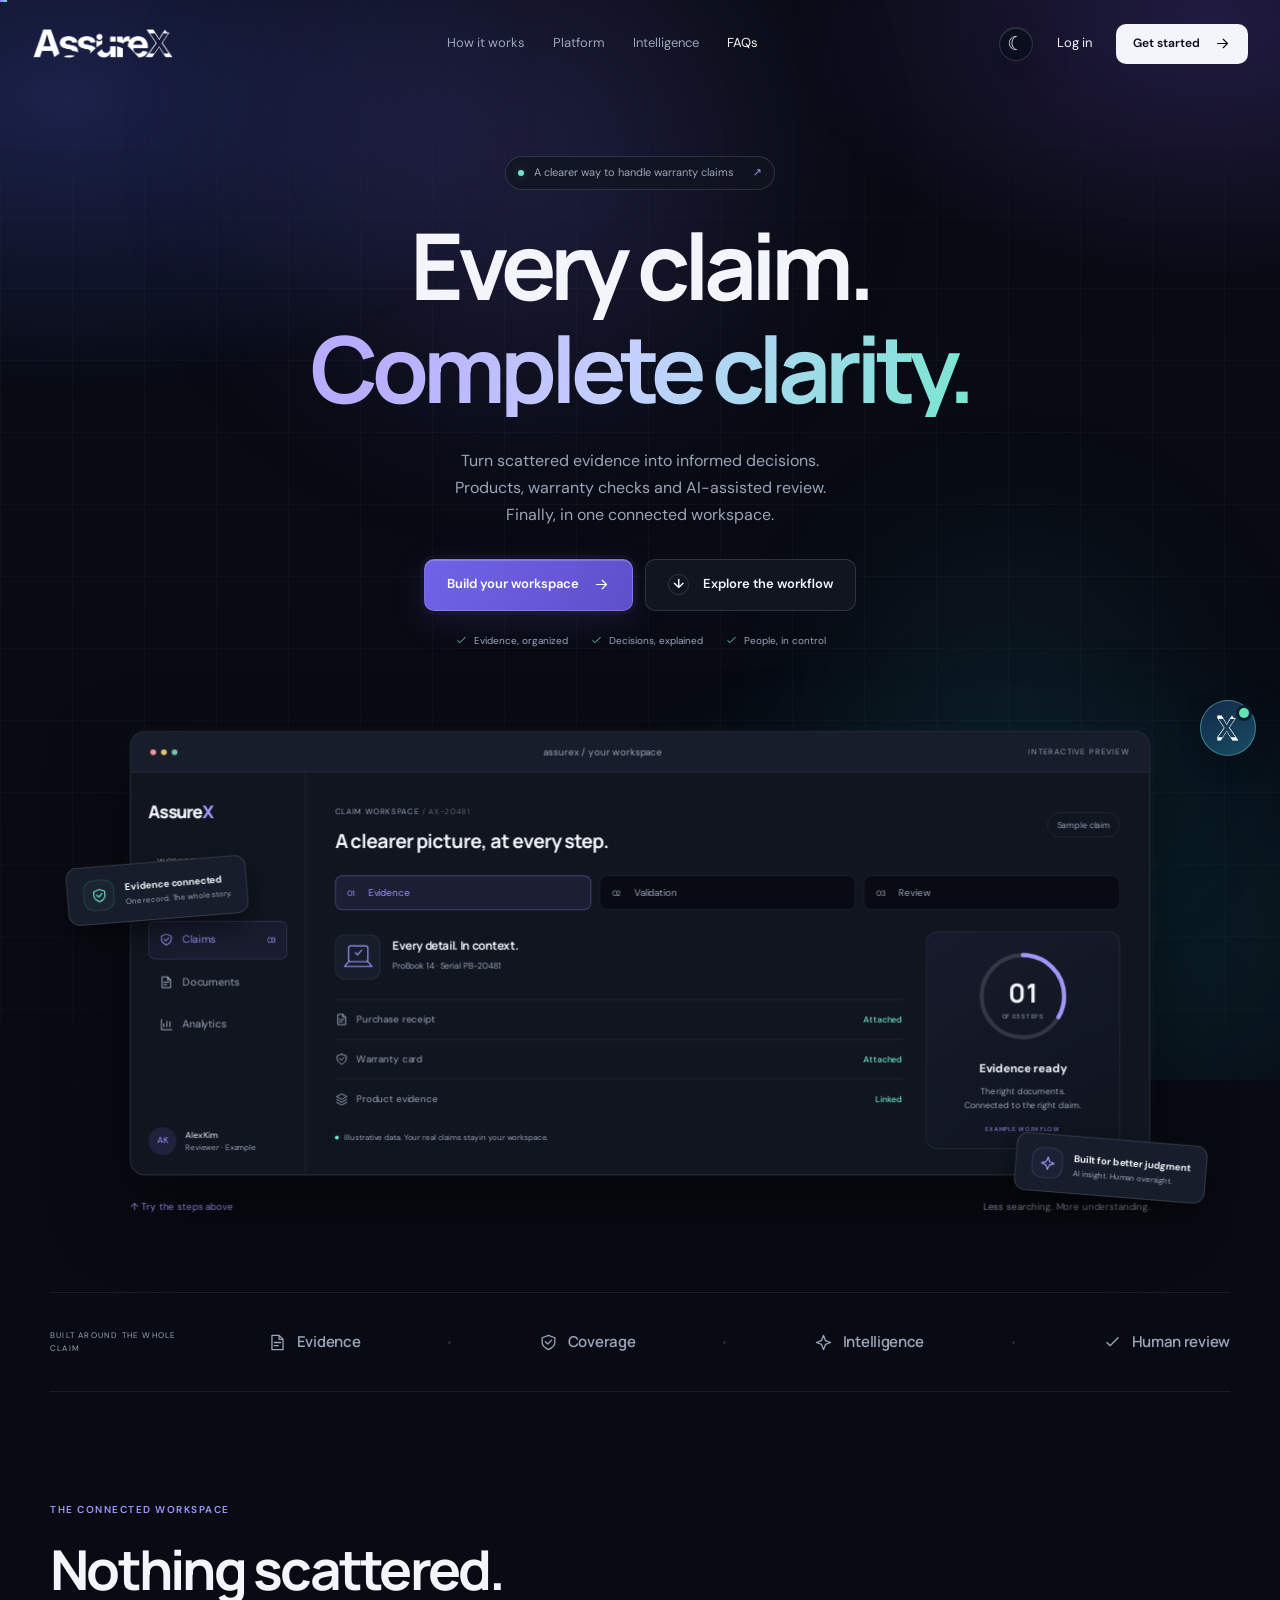
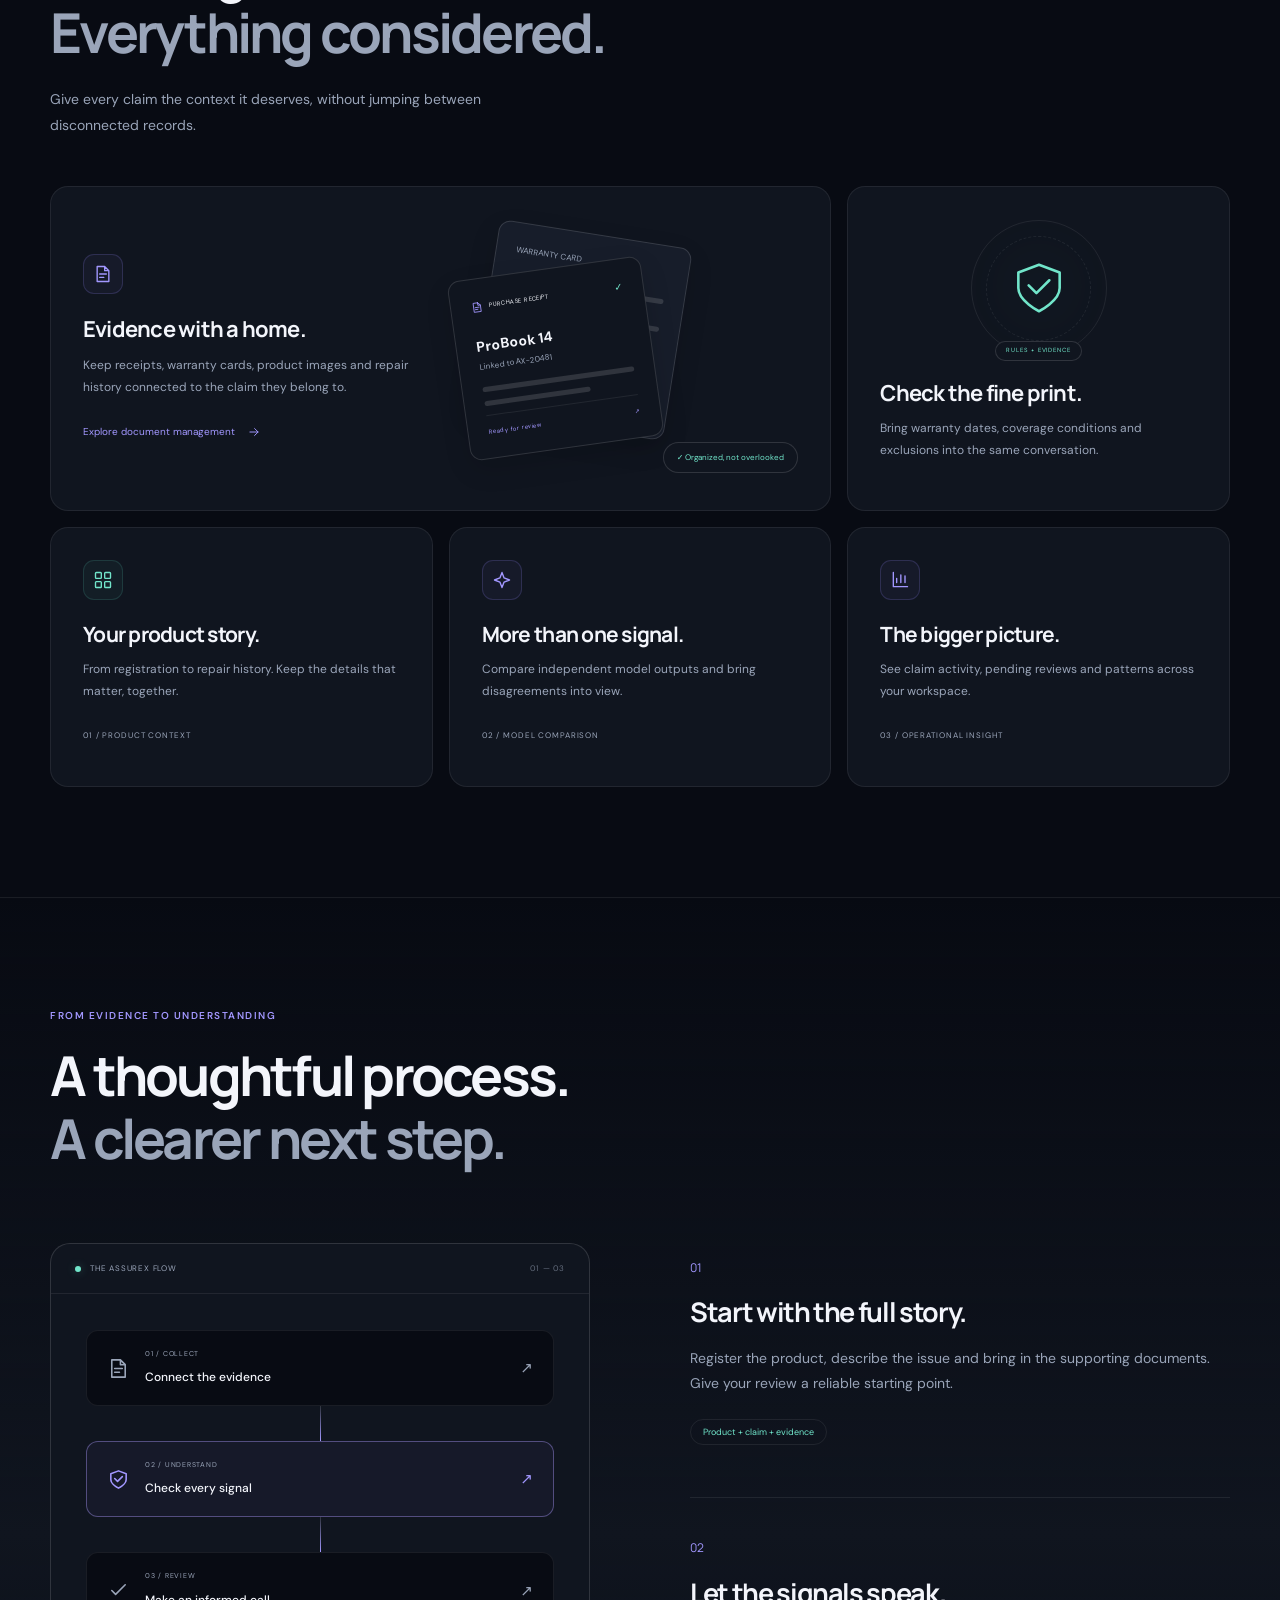
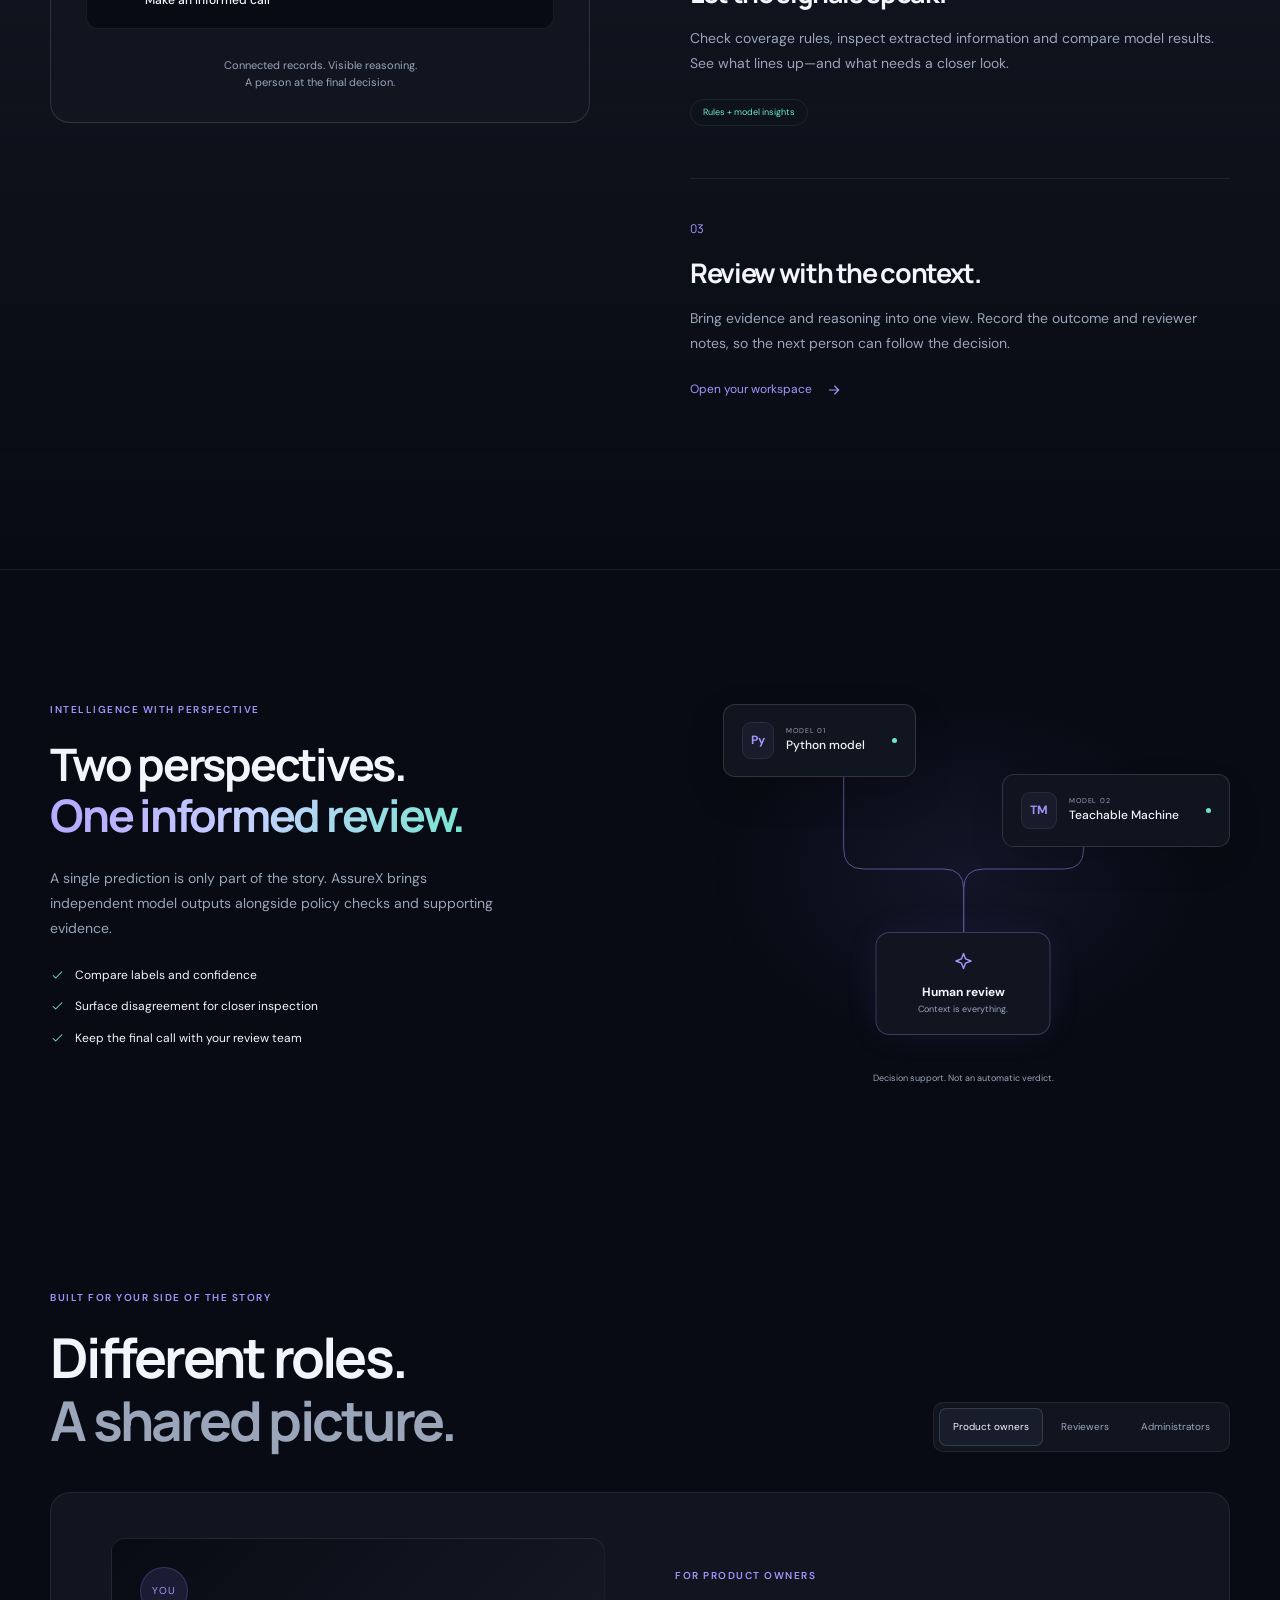
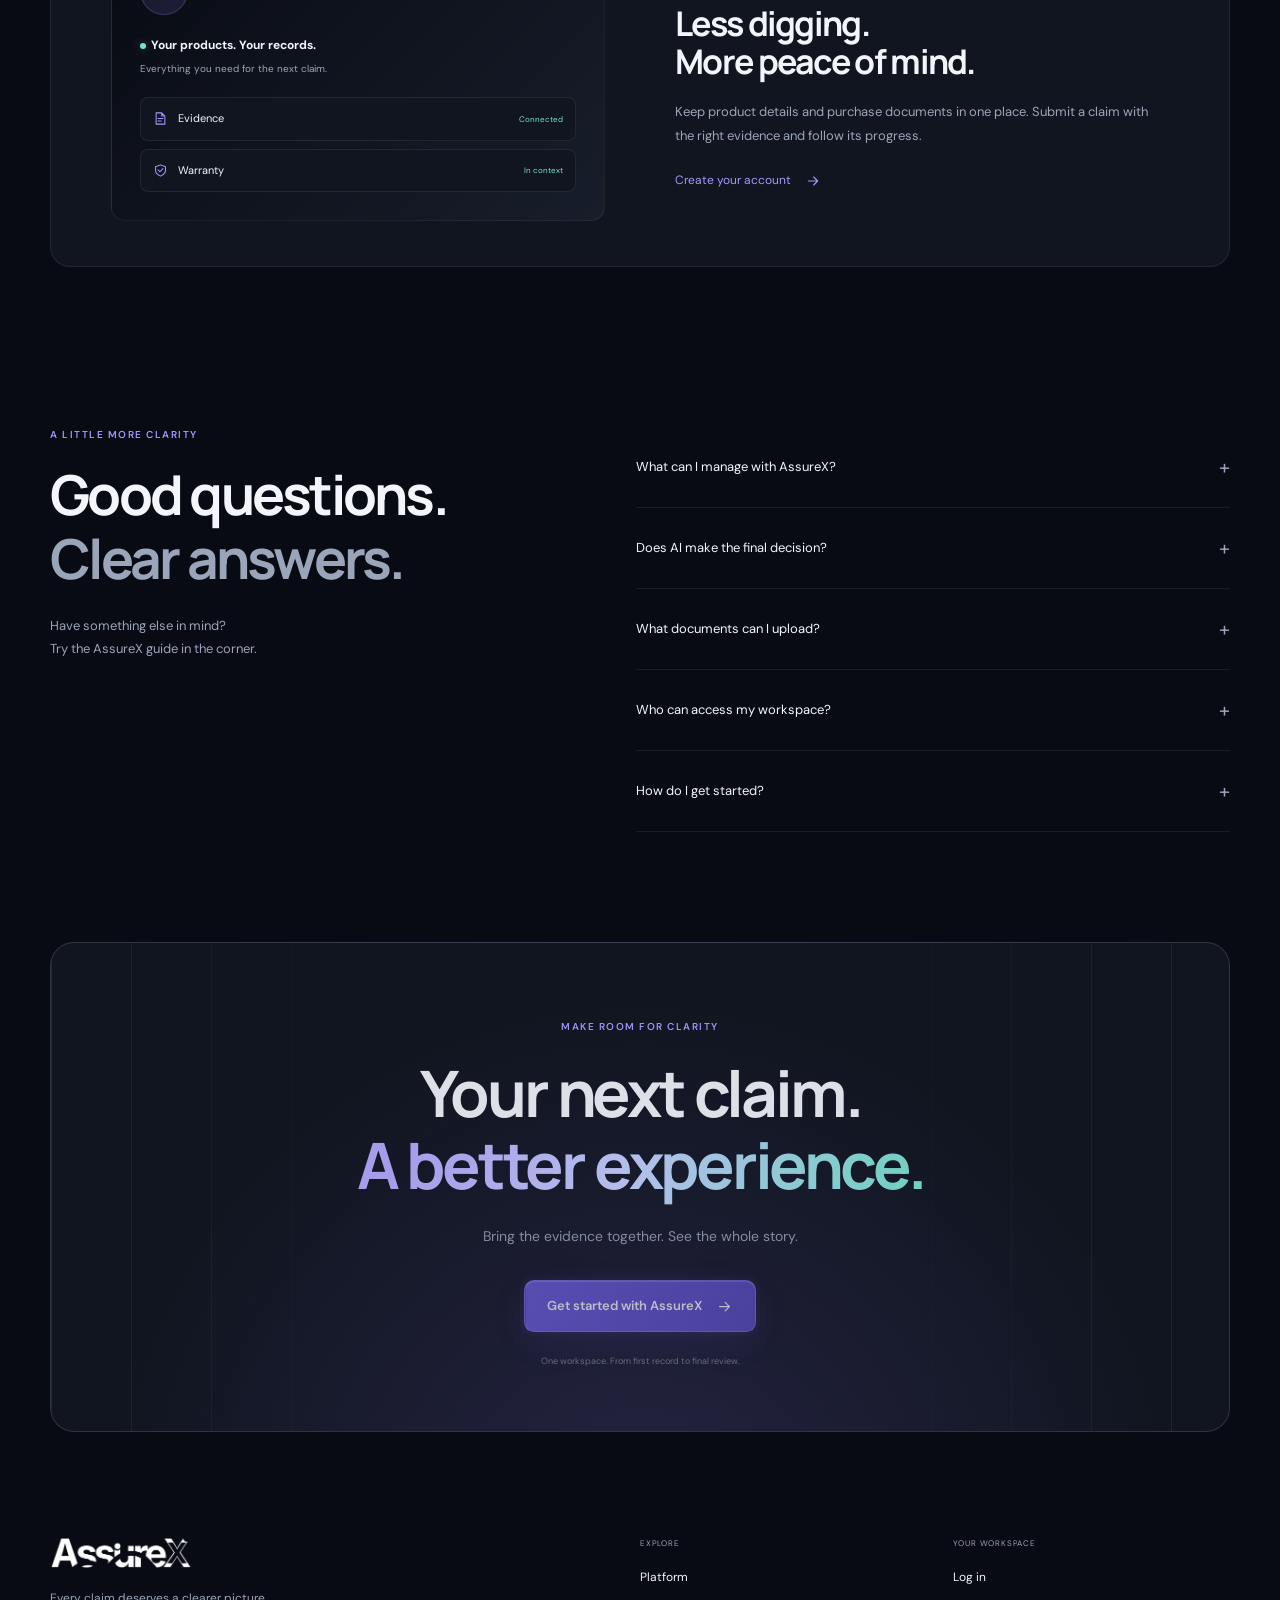
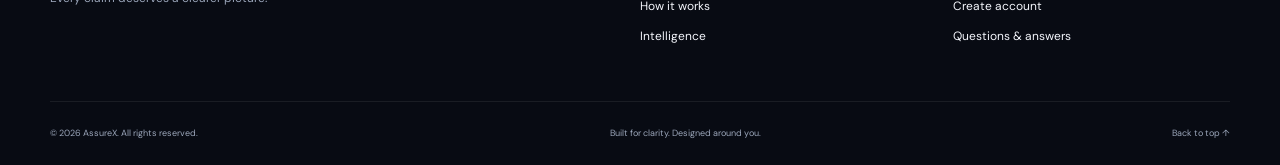
<file: index.html>
<!doctype html>
<html lang="en">
<head>
  <meta charset="utf-8">
  <meta name="viewport" content="width=device-width,initial-scale=1">
  <meta name="description" content="Bring product records, warranty checks and AI-assisted claim review together. Discover a clearer way to manage warranty claims with AssureX.">
  <meta name="theme-color" content="#060912">
  <title>AssureX — Every claim. A clearer picture.</title>
  <link rel="icon" href="asset/assurex-x-dark.png" type="image/png">
  <link rel="stylesheet" href="css/landing-fonts.css">
  <link rel="stylesheet" href="css/theme.css">
  <script src="js/theme.js"></script>
  <link rel="stylesheet" href="css/assurex-chatbot.css">
  <link rel="stylesheet" href="css/landing-premium.css">
  <script src="js/vendor/gsap.min.js" defer></script>
  <script src="js/vendor/ScrollTrigger.min.js" defer></script>
  <script src="js/landing-premium.js" defer></script>
  <script src="js/assurex-chatbot.js" defer></script>
<link rel="stylesheet" href="css/assurex-premium-all-pages.css">
<link rel="stylesheet" href="css/assurex-viewport-controls.css">
</head>
<body class="ax-landing">
<a class="ax-skip" href="#main">Skip to content</a>
<svg class="ax-symbols" xmlns="http://www.w3.org/2000/svg" aria-hidden="true"><defs>
<symbol id="i-arrow" viewBox="0 0 24 24"><path d="M5 12h14m-6-6 6 6-6 6"/></symbol>
<symbol id="i-check" viewBox="0 0 24 24"><path d="m5 12 4 4L19 6"/></symbol>
<symbol id="i-shield" viewBox="0 0 24 24"><path d="m12 3 8 3v6c0 5-8 9-8 9s-8-4-8-9V6l8-3Z"/><path d="m8 11 3 3 5-5"/></symbol>
<symbol id="i-file" viewBox="0 0 24 24"><path d="M14 3H5v18h14V8l-5-5Z M14 3v5h5M8 12h8M8 16h5"/></symbol>
<symbol id="i-grid" viewBox="0 0 24 24"><rect x="3" y="3" width="7" height="7" rx="1"/><rect x="14" y="3" width="7" height="7" rx="1"/><rect x="3" y="14" width="7" height="7" rx="1"/><rect x="14" y="14" width="7" height="7" rx="1"/></symbol>
<symbol id="i-spark" viewBox="0 0 24 24"><path d="m12 3 2.5 6.5L21 12l-6.5 2.5L12 21l-2.5-6.5L3 12l6.5-2.5L12 3Z"/></symbol>
<symbol id="i-chart" viewBox="0 0 24 24"><path d="M4 3v17h17M8 15v-5m5 5V6m5 9v-8"/></symbol>
<symbol id="i-layers" viewBox="0 0 24 24"><path d="m3 8 9-5 9 5-9 5-9-5Zm0 5 9 5 9-5M3 18l9 5 9-5"/></symbol>
</defs></svg>
<div class="ax-reading-progress" aria-hidden="true"></div>
<header class="ax-header">
  <a class="landing-logo ax-logo" href="#home" aria-label="AssureX home"><img src="asset/assurex-logo-dark.png" alt="AssureX" width="152" height="34" data-assurex-logo="icon"></a>
  <nav class="ax-desktop-nav" aria-label="Main navigation"><a href="#how-it-works">How it works</a><a href="#features">Platform</a><a href="#ai-engine">Intelligence</a><a href="#faq">FAQs</a></nav>
  <div class="ax-nav-actions"><div id="axThemeSlot"></div><a class="ax-login" href="login.html">Log in</a><a class="ax-btn ax-btn-small" href="register.html">Get started <svg><use href="#i-arrow"/></svg></a><button class="ax-menu-toggle" aria-label="Open navigation" aria-expanded="false" aria-controls="axMobileNav"><span></span><span></span></button></div>
</header>
<nav id="axMobileNav" class="ax-mobile-nav" aria-label="Mobile navigation" hidden><a href="#how-it-works">How it works</a><a href="#features">Platform</a><a href="#ai-engine">Intelligence</a><a href="#faq">FAQs</a><a href="login.html">Log in</a><a href="register.html">Create your account ↗</a></nav>
<main id="main">
<section class="ax-hero" id="home">
  <div class="ax-hero-grid" aria-hidden="true"></div><div class="ax-aurora ax-aurora-one" aria-hidden="true"></div><div class="ax-aurora ax-aurora-two" aria-hidden="true"></div>
  <div class="ax-container ax-hero-copy">
    <div class="ax-badge"><span class="ax-live-dot"></span> A clearer way to handle warranty claims <span class="ax-badge-arrow">↗</span></div>
    <h1><span class="ax-line"><span>Every claim.</span></span><span class="ax-line"><span class="ax-gradient-text">Complete clarity.</span></span></h1>
    <p class="ax-hero-description">Turn scattered evidence into informed decisions.<br class="ax-desktop-break"> Products, warranty checks and AI-assisted review.<br class="ax-desktop-break"> Finally, in one connected workspace.</p>
    <div class="ax-hero-actions"><a href="register.html" class="ax-btn ax-btn-primary" data-magnetic>Build your workspace <svg><use href="#i-arrow"/></svg></a><a href="#how-it-works" class="ax-btn ax-btn-quiet"><span class="ax-play">↓</span> Explore the workflow</a></div>
    <div class="ax-hero-notes"><span><svg><use href="#i-check"/></svg> Evidence, organized</span><span><svg><use href="#i-check"/></svg> Decisions, explained</span><span><svg><use href="#i-check"/></svg> People, in control</span></div>
  </div>
  <div class="ax-console-scene ax-container">
    <div class="ax-orbit-chip ax-orbit-left"><span class="ax-icon-box mint"><svg><use href="#i-shield"/></svg></span><div><strong>Evidence connected</strong><small>One record. The whole story.</small></div></div>
    <div class="ax-orbit-chip ax-orbit-right"><span class="ax-icon-box purple"><svg><use href="#i-spark"/></svg></span><div><strong>Built for better judgment</strong><small>AI insight. Human oversight.</small></div></div>
    <div class="ax-console" id="claimPreview" aria-label="Interactive illustrative claim preview">
      <div class="ax-console-top"><div class="ax-window-dots" aria-hidden="true"><i></i><i></i><i></i></div><span>assurex / your workspace</span><span class="ax-demo-tag">INTERACTIVE PREVIEW</span></div>
      <div class="ax-console-body">
        <aside class="ax-console-sidebar" aria-label="Preview sections"><span class="ax-mini-brand">Assure<span>X</span></span><small>WORKSPACE</small><div><svg><use href="#i-grid"/></svg> Overview</div><div class="selected"><svg><use href="#i-shield"/></svg> Claims <span>03</span></div><div><svg><use href="#i-file"/></svg> Documents</div><div><svg><use href="#i-chart"/></svg> Analytics</div><div class="ax-preview-user"><span>AK</span><div>Alex Kim<small>Reviewer · Example</small></div></div></aside>
        <div class="ax-console-main"><div class="ax-preview-heading"><div><small>CLAIM WORKSPACE <span>/ AX-20481</span></small><h2>A clearer picture, at every step.</h2></div><span class="ax-preview-label">Sample claim</span></div>
          <div class="ax-demo-steps" role="group" aria-label="Explore the example claim stages"><button type="button" data-demo-step="0" aria-pressed="true"><span>01</span> Evidence</button><button type="button" data-demo-step="1" aria-pressed="false"><span>02</span> Validation</button><button type="button" data-demo-step="2" aria-pressed="false"><span>03</span> Review</button></div>
          <div class="ax-demo-content"><div class="ax-demo-details"><div class="ax-product-row"><span class="ax-product-icon"><svg viewBox="0 0 48 48" fill="none"><rect x="10" y="7" width="28" height="23" rx="3"/><path d="m10 30-6 7h40l-6-7M19 37h10"/><path d="m20 17 3 3 6-7"/></svg></span><div><h3>Every detail. In context.</h3><span>ProBook 14 · Serial PB-20481</span></div></div><div class="ax-demo-checks"><div><span><svg><use href="#i-file"/></svg> <span data-check-label>Purchase receipt</span></span><b data-check-value>Attached</b></div><div><span><svg><use href="#i-shield"/></svg> <span data-check-label>Warranty card</span></span><b data-check-value>Attached</b></div><div><span><svg><use href="#i-layers"/></svg> <span data-check-label>Product evidence</span></span><b data-check-value>Linked</b></div></div><p class="ax-demo-footnote"><span class="ax-live-dot"></span> Illustrative data. Your real claims stay in your workspace.</p></div><div class="ax-demo-insight"><div class="ax-ring"><svg viewBox="0 0 120 120" aria-hidden="true"><circle class="ax-ring-track" cx="60" cy="60" r="49"/><circle class="ax-ring-fill" cx="60" cy="60" r="49"/></svg><span id="demoProgress">01<small>OF 03 STEPS</small></span></div><strong id="demoTitle">Evidence ready</strong><p id="demoDescription">The right documents.<br>Connected to the right claim.</p><span class="ax-insight-tag">EXAMPLE WORKFLOW</span></div></div>
        </div>
      </div>
    </div>
    <p class="ax-preview-caption"><span>↑ Try the steps above</span><span>Less searching. More understanding.</span></p>
  </div>
</section>
<section class="ax-foundation ax-container" aria-label="Platform principles"><span>BUILT AROUND THE WHOLE CLAIM</span><div><svg><use href="#i-file"/></svg> Evidence</div><i></i><div><svg><use href="#i-shield"/></svg> Coverage</div><i></i><div><svg><use href="#i-spark"/></svg> Intelligence</div><i></i><div><svg><use href="#i-check"/></svg> Human review</div></section>
<section class="ax-section ax-container" id="features">
  <div class="ax-section-heading" data-reveal><span class="ax-eyebrow">THE CONNECTED WORKSPACE</span><h2>Nothing scattered.<br><span class="ax-muted">Everything considered.</span></h2><p>Give every claim the context it deserves, without jumping between disconnected records.</p></div>
  <div class="ax-bento">
    <article class="ax-feature ax-feature-wide" data-reveal><div class="ax-feature-copy"><span class="ax-icon-box"><svg><use href="#i-file"/></svg></span><h3>Evidence with a home.</h3><p>Keep receipts, warranty cards, product images and repair history connected to the claim they belong to.</p><a href="documents.html">Explore document management <svg><use href="#i-arrow"/></svg></a></div><div class="ax-paper-scene" aria-hidden="true"><div class="ax-paper ax-paper-back"><span>WARRANTY CARD</span><i></i><i></i><i></i><b>24 months coverage</b></div><div class="ax-paper ax-paper-front"><div><svg><use href="#i-file"/></svg><span>PURCHASE RECEIPT</span><em>✓</em></div><strong>ProBook 14</strong><small>Linked to AX-20481</small><i></i><i></i><div class="ax-paper-bottom"><span>Ready for review</span><span>↗</span></div></div><span class="ax-paper-chip">✓ Organized, not overlooked</span></div></article>
    <article class="ax-feature ax-feature-coverage" data-reveal><div class="ax-coverage-art" aria-hidden="true"><div class="ax-coverage-ring"></div><div class="ax-coverage-ring second"></div><svg><use href="#i-shield"/></svg><span class="ax-coverage-label">RULES + EVIDENCE</span></div><h3>Check the fine print.</h3><p>Bring warranty dates, coverage conditions and exclusions into the same conversation.</p></article>
    <article class="ax-feature ax-feature-small" data-reveal><span class="ax-icon-box mint"><svg><use href="#i-grid"/></svg></span><h3>Your product story.</h3><p>From registration to repair history. Keep the details that matter, together.</p><span class="ax-feature-index">01 / PRODUCT CONTEXT</span></article>
    <article class="ax-feature ax-feature-small" data-reveal><span class="ax-icon-box purple"><svg><use href="#i-spark"/></svg></span><h3>More than one signal.</h3><p>Compare independent model outputs and bring disagreements into view.</p><span class="ax-feature-index">02 / MODEL COMPARISON</span></article>
    <article class="ax-feature ax-feature-small" data-reveal><span class="ax-icon-box"><svg><use href="#i-chart"/></svg></span><h3>The bigger picture.</h3><p>See claim activity, pending reviews and patterns across your workspace.</p><span class="ax-feature-index">03 / OPERATIONAL INSIGHT</span></article>
  </div>
</section>
<section class="ax-section ax-workflow-section" id="how-it-works"><div class="ax-container">
  <div class="ax-section-heading" data-reveal><span class="ax-eyebrow">FROM EVIDENCE TO UNDERSTANDING</span><h2>A thoughtful process.<br><span class="ax-muted">A clearer next step.</span></h2></div>
  <div class="ax-workflow-layout"><div class="ax-workflow-visual"><div class="ax-flow-top"><span class="ax-live-dot"></span> THE ASSUREX FLOW <span>01 — 03</span></div><div class="ax-flow-map"><div class="ax-flow-node is-active" data-flow-node="0"><svg><use href="#i-file"/></svg><div><small>01 / COLLECT</small><strong>Connect the evidence</strong></div><span>↗</span></div><div class="ax-flow-wire"><span></span></div><div class="ax-flow-node" data-flow-node="1"><svg><use href="#i-shield"/></svg><div><small>02 / UNDERSTAND</small><strong>Check every signal</strong></div><span>↗</span></div><div class="ax-flow-wire"><span></span></div><div class="ax-flow-node" data-flow-node="2"><svg><use href="#i-check"/></svg><div><small>03 / REVIEW</small><strong>Make an informed call</strong></div><span>↗</span></div></div><p>Connected records. Visible reasoning.<br>A person at the final decision.</p></div>
  <div class="ax-chapters"><article class="ax-chapter" data-flow-step="0"><span class="ax-chapter-number">01</span><h3>Start with the full story.</h3><p>Register the product, describe the issue and bring in the supporting documents. Give your review a reliable starting point.</p><span class="ax-chapter-tag">Product + claim + evidence</span></article><article class="ax-chapter" data-flow-step="1"><span class="ax-chapter-number">02</span><h3>Let the signals speak.</h3><p>Check coverage rules, inspect extracted information and compare model results. See what lines up—and what needs a closer look.</p><span class="ax-chapter-tag">Rules + model insights</span></article><article class="ax-chapter" data-flow-step="2"><span class="ax-chapter-number">03</span><h3>Review with the context.</h3><p>Bring evidence and reasoning into one view. Record the outcome and reviewer notes, so the next person can follow the decision.</p><a href="login.html" class="ax-text-link">Open your workspace <svg><use href="#i-arrow"/></svg></a></article></div></div>
</div></section>
<section class="ax-section ax-container" id="ai-engine"><div class="ax-intelligence" data-reveal><div class="ax-intelligence-copy"><span class="ax-eyebrow">INTELLIGENCE WITH PERSPECTIVE</span><h2>Two perspectives.<br><span class="ax-gradient-text">One informed review.</span></h2><p>A single prediction is only part of the story. AssureX brings independent model outputs alongside policy checks and supporting evidence.</p><ul><li><svg><use href="#i-check"/></svg> Compare labels and confidence</li><li><svg><use href="#i-check"/></svg> Surface disagreement for closer inspection</li><li><svg><use href="#i-check"/></svg> Keep the final call with your review team</li></ul></div><div class="ax-model-art" aria-label="Illustration of two model perspectives feeding human review"><div class="ax-model-orbit" aria-hidden="true"></div><div class="ax-model ax-model-a"><span class="ax-model-mark">Py</span><div><small>MODEL 01</small><strong>Python model</strong></div><span class="ax-model-dot"></span></div><div class="ax-model ax-model-b"><span class="ax-model-mark">TM</span><div><small>MODEL 02</small><strong>Teachable Machine</strong></div><span class="ax-model-dot"></span></div><svg class="ax-model-connectors" viewBox="0 0 440 260" fill="none" aria-hidden="true"><path d="M100 20v75q0 20 20 20h80q20 0 20 20v65M340 75v20q0 20-20 20h-80q-20 0-20 20v65"/></svg><div class="ax-review-core"><svg><use href="#i-spark"/></svg><strong>Human review</strong><span>Context is everything.</span></div><small class="ax-model-note">Decision support. Not an automatic verdict.</small></div></div></section>
<section class="ax-section ax-container" id="use-cases"><div class="ax-audience-heading" data-reveal><div><span class="ax-eyebrow">BUILT FOR YOUR SIDE OF THE STORY</span><h2>Different roles.<br><span class="ax-muted">A shared picture.</span></h2></div><div class="ax-role-tabs" role="tablist" aria-label="Explore roles"><button role="tab" id="tab-owners" aria-selected="true" aria-controls="rolePanel" data-role-tab="owners">Product owners</button><button role="tab" id="tab-reviewers" aria-selected="false" aria-controls="rolePanel" tabindex="-1" data-role-tab="reviewers">Reviewers</button><button role="tab" id="tab-admins" aria-selected="false" aria-controls="rolePanel" tabindex="-1" data-role-tab="admins">Administrators</button></div></div><div class="ax-role-panel" id="rolePanel" role="tabpanel" aria-labelledby="tab-owners" tabindex="0"><div class="ax-role-illustration" aria-hidden="true"><span class="ax-role-avatar" id="roleAvatar">YOU</span><div><span class="ax-live-dot"></span><strong id="roleMiniTitle">Your products. Your records.</strong><small id="roleMiniText">Everything you need for the next claim.</small></div><div class="ax-mini-record"><svg><use href="#i-file"/></svg><span>Evidence</span><i>Connected</i></div><div class="ax-mini-record"><svg><use href="#i-shield"/></svg><span>Warranty</span><i>In context</i></div></div><div><span class="ax-eyebrow" id="roleEyebrow">FOR PRODUCT OWNERS</span><h3 id="roleTitle">Less digging.<br>More peace of mind.</h3><p id="roleText">Keep product details and purchase documents in one place. Submit a claim with the right evidence and follow its progress.</p><a class="ax-text-link" id="roleLink" href="register.html">Create your account <svg><use href="#i-arrow"/></svg></a></div></div></section>
<section class="ax-section ax-container ax-faq-section" id="faq"><div data-reveal><span class="ax-eyebrow">A LITTLE MORE CLARITY</span><h2>Good questions.<br><span class="ax-muted">Clear answers.</span></h2><p>Have something else in mind?<br>Try the AssureX guide in the corner.</p></div><div class="ax-faq-list" data-reveal><details><summary>What can I manage with AssureX?<span>+</span></summary><p>Product registrations, warranty information, supporting documents, claim submissions and repair history. Reviewers and administrators have additional tools for validation, analysis and decisions.</p></details><details><summary>Does AI make the final decision?<span>+</span></summary><p>No. Model outputs provide decision support. Reviewers inspect the evidence, warranty rules and model results before recording an outcome.</p></details><details><summary>What documents can I upload?<span>+</span></summary><p>You can attach purchase invoices, warranty cards, product images, fault evidence and repair or diagnostic reports. The upload form shows the supported formats and size limits.</p></details><details><summary>Who can access my workspace?<span>+</span></summary><p>Access depends on your account role and configured permissions. Product owners manage their records; authorized reviewers and administrators use operational tools.</p></details><details><summary>How do I get started?<span>+</span></summary><p>Create an account, register your product and add the supporting documents. If you already have an account, log in to continue from your dashboard.</p></details></div></section>
<section class="ax-container ax-final-wrap" id="about"><div class="ax-final-cta"><div class="ax-cta-lines" aria-hidden="true"></div><span class="ax-eyebrow">MAKE ROOM FOR CLARITY</span><h2>Your next claim.<br><span class="ax-gradient-text">A better experience.</span></h2><p>Bring the evidence together. See the whole story.</p><a class="ax-btn ax-btn-primary" href="register.html" data-magnetic>Get started with AssureX <svg><use href="#i-arrow"/></svg></a><span class="ax-final-note">One workspace. From first record to final review.</span></div></section>
</main>
<footer class="ax-footer ax-container"><div class="ax-footer-top"><div><a class="landing-logo ax-logo" href="#home"><img src="asset/assurex-logo-dark.png" alt="AssureX" data-assurex-logo="icon" width="152" height="34"></a><p>Every claim deserves a clearer picture.</p></div><div><span>EXPLORE</span><a href="#features">Platform</a><a href="#how-it-works">How it works</a><a href="#ai-engine">Intelligence</a></div><div><span>YOUR WORKSPACE</span><a href="login.html">Log in</a><a href="register.html">Create account</a><a href="#faq">Questions & answers</a></div></div><div class="ax-footer-bottom"><span>© 2026 AssureX. All rights reserved.</span><span>Built for clarity. Designed around you.</span><a href="#home">Back to top ↑</a></div></footer>
<script src="js/assurex-api.js" defer></script>
</body></html>
</file>
<file: css/landing-fonts.css>
@font-face {
  font-family: 'DM Sans';
  font-style: normal;
  font-weight: 400 700;
  font-display: swap;
  src: url(../asset/fonts/dm-sans-400-700.woff2) format('woff2');
  unicode-range: U+0000-00FF, U+0131, U+0152-0153, U+02BB-02BC, U+02C6, U+02DA, U+02DC, U+0304, U+0308, U+0329, U+2000-206F, U+20AC, U+2122, U+2191, U+2193, U+2212, U+2215, U+FEFF, U+FFFD;
}
@font-face {
  font-family: 'Manrope';
  font-style: normal;
  font-weight: 400 800;
  font-display: swap;
  src: url(../asset/fonts/manrope-400-800.woff2) format('woff2');
  unicode-range: U+0000-00FF, U+0131, U+0152-0153, U+02BB-02BC, U+02C6, U+02DA, U+02DC, U+0304, U+0308, U+0329, U+2000-206F, U+20AC, U+2122, U+2191, U+2193, U+2212, U+2215, U+FEFF, U+FFFD;
}
</file>
<file: css/theme.css>
/* =========================================================
   ASSUREX GLOBAL THEME LAYER
   Loaded after page styles so every page shares one theme.
========================================================= */

:root {
  color-scheme: dark;
  --theme-bg: #060912;
  --theme-bg-2: #0a1020;
  --theme-surface: rgba(255,255,255,.055);
  --theme-surface-strong: rgba(255,255,255,.085);
  --theme-surface-solid: #0c1324;
  --theme-border: rgba(255,255,255,.10);
  --theme-border-strong: rgba(255,255,255,.16);
  --theme-text: #f8fafc;
  --theme-text-2: #a7b0c0;
  --theme-muted: #697386;
  --theme-accent: #6677ff;
  --theme-accent-2: #7c5cff;
  --theme-accent-3: #43d9ff;
  --theme-shadow: 0 24px 70px rgba(0,0,0,.28);
}

html[data-assurex-theme="light"] {
  color-scheme: light;
  --theme-bg: #f5f8ff;
  --theme-bg-2: #edf2ff;
  --theme-surface: rgba(255,255,255,.74);
  --theme-surface-strong: rgba(255,255,255,.90);
  --theme-surface-solid: #ffffff;
  --theme-border: rgba(30,64,175,.13);
  --theme-border-strong: rgba(30,64,175,.20);
  --theme-text: #0f172a;
  --theme-text-2: #475569;
  --theme-muted: #475569;
  --theme-accent: #2563eb;
  --theme-accent-2: #7c3aed;
  --theme-accent-3: #0891b2;
  --theme-shadow: 0 24px 70px rgba(30,64,175,.13);
}

html[data-assurex-theme="dark"] body,
html[data-assurex-theme="light"] body {
  transition: background .28s ease, color .28s ease;
}

/* Main design system */
html[data-assurex-theme="light"] body {
  background:
    radial-gradient(circle at 14% 0%, rgba(37,99,235,.13), transparent 30%),
    radial-gradient(circle at 88% 14%, rgba(124,58,237,.12), transparent 30%),
    radial-gradient(circle at 48% 100%, rgba(8,145,178,.07), transparent 34%),
    linear-gradient(145deg, #f8fbff 0%, #f2f6ff 52%, #eef2ff 100%) !important;
  color: var(--theme-text) !important;
}

html[data-assurex-theme="dark"] body {
  /* Deliberately matches the original dark palette. */
  background:
    radial-gradient(circle at 20% 0%, rgba(102,119,255,.13), transparent 30%),
    radial-gradient(circle at 90% 20%, rgba(124,92,255,.10), transparent 28%),
    var(--theme-bg) !important;
  color: var(--theme-text) !important;
}

/* Theme variables used by the existing global CSS */
html[data-assurex-theme="light"] body {
  --bg: var(--theme-bg);
  --bg-2: var(--theme-bg-2);
  --surface: var(--theme-surface);
  --surface-strong: var(--theme-surface-strong);
  --surface-solid: var(--theme-surface-solid);
  --border: var(--theme-border);
  --border-strong: var(--theme-border-strong);
  --text: var(--theme-text);
  --text-2: var(--theme-text-2);
  --muted: var(--theme-muted);
  --accent: var(--theme-accent);
  --accent-2: var(--theme-accent-2);
  --accent-3: var(--theme-accent-3);
}

html[data-assurex-theme="dark"] body {
  --bg: #060912;
  --bg-2: #0a1020;
  --surface: rgba(255,255,255,.055);
  --surface-strong: rgba(255,255,255,.085);
  --surface-solid: #0c1324;
  --border: rgba(255,255,255,.10);
  --border-strong: rgba(255,255,255,.16);
  --text: #f8fafc;
  --text-2: #a7b0c0;
  --muted: #697386;
  --accent: #6677ff;
  --accent-2: #7c5cff;
  --accent-3: #43d9ff;
}

/* Existing glass components */
html[data-assurex-theme="light"] .glass {
  background: linear-gradient(145deg, rgba(255,255,255,.88), rgba(255,255,255,.60)) !important;
  border-color: var(--theme-border) !important;
  box-shadow: 0 22px 60px rgba(30,64,175,.10), inset 0 1px 0 rgba(255,255,255,.95) !important;
}

html[data-assurex-theme="light"] .glass-inner,
html[data-assurex-theme="light"] .btn-glass {
  background: rgba(255,255,255,.62) !important;
  border-color: var(--theme-border) !important;
}

html[data-assurex-theme="light"] .btn-glass:hover {
  background: rgba(255,255,255,.88) !important;
}

html[data-assurex-theme="light"] .background-grid {
  background-image:
    linear-gradient(rgba(37,99,235,.045) 1px, transparent 1px),
    linear-gradient(90deg, rgba(37,99,235,.045) 1px, transparent 1px) !important;
}

html[data-assurex-theme="light"] .ambient { opacity: .10; }
html[data-assurex-theme="light"] .ambient-one { background: #2563eb; }
html[data-assurex-theme="light"] .ambient-two { background: #7c3aed; }
html[data-assurex-theme="light"] .ambient-three { background: #0891b2; }

html[data-assurex-theme="light"] .landing-nav a:hover,
html[data-assurex-theme="light"] .landing-nav a.active { color: #1d4ed8 !important; }
html[data-assurex-theme="light"] .mobile-menu-button span { background: #0f172a !important; }

/* Auth pages */
html[data-assurex-theme="light"] .auth-copy h1,
html[data-assurex-theme="light"] .auth-copy h1 span { color: #0f172a !important; }
html[data-assurex-theme="light"] .auth-copy h1 span {
  background: linear-gradient(135deg, #2563eb, #7c3aed) !important;
  -webkit-background-clip: text !important;
  background-clip: text !important;
  -webkit-text-fill-color: transparent !important;
}
html[data-assurex-theme="light"] .auth-benefits i { background: linear-gradient(135deg,#2563eb,#7c3aed) !important; }
html[data-assurex-theme="light"] .auth-card { box-shadow: 0 30px 80px rgba(30,64,175,.12) !important; }

/* Brand/logo handling */
.landing-logo img[data-assurex-logo],
.dashboard-brand img[data-assurex-logo],
.auth-logo[data-assurex-logo] {
  object-fit: contain;
}

.auth-logo[data-assurex-logo="wordmark"] {
  width: 116px !important;
  height: 42px !important;
  object-fit: contain !important;
}

.brand-mark {
  width: 30px;
  height: 30px;
  object-fit: contain;
  flex: 0 0 auto;
  margin-right: 9px;
  vertical-align: middle;
}

a.brand { display: inline-flex !important; align-items: center; }

/* Standalone pages that have their own compact design */
html[data-assurex-theme="light"] .page-shell,
html[data-assurex-theme="light"] .wrap { color: var(--theme-text); }

html[data-assurex-theme="light"] .card,
html[data-assurex-theme="light"] .ocr-modal {
  background: linear-gradient(145deg, rgba(255,255,255,.94), rgba(245,248,255,.88)) !important;
  border-color: var(--theme-border) !important;
  box-shadow: 0 24px 65px rgba(30,64,175,.10) !important;
}

html[data-assurex-theme="light"] input,
html[data-assurex-theme="light"] select,
html[data-assurex-theme="light"] textarea {
  background: rgba(255,255,255,.82) !important;
  color: #0f172a !important;
  border-color: rgba(30,64,175,.15) !important;
}
html[data-assurex-theme="light"] input::placeholder,
html[data-assurex-theme="light"] textarea::placeholder { color: #94a3b8 !important; }
html[data-assurex-theme="light"] label { color: #475569 !important; }
html[data-assurex-theme="light"] .hint,
html[data-assurex-theme="light"] .muted,
html[data-assurex-theme="light"] .meta,
html[data-assurex-theme="light"] .status { color: #475569 !important; }
html[data-assurex-theme="light"] .btn.secondary { background: rgba(255,255,255,.78) !important; color: #334155 !important; border-color: rgba(30,64,175,.15) !important; }
html[data-assurex-theme="light"] .repair,
html[data-assurex-theme="light"] .doc { background: rgba(255,255,255,.55) !important; }

/* Add Product's older custom variables */
html[data-assurex-theme="light"] body {
  --panel: #ffffff;
  --line: rgba(30,64,175,.14);
  --cyan: #2563eb;
}
html[data-assurex-theme="light"] .shell .card {
  background: linear-gradient(145deg, rgba(255,255,255,.97), rgba(239,244,255,.94)) !important;
}
html[data-assurex-theme="light"] .primary {
  background: linear-gradient(100deg,#2563eb,#7c3aed) !important;
  color: #fff !important;
  box-shadow: 0 10px 28px rgba(37,99,235,.20) !important;
}
html[data-assurex-theme="light"] .close { color: #475569 !important; background: rgba(255,255,255,.65) !important; }

/* Theme toggle — always bottom-right, independent of page layout */
.assurex-theme-toggle {
  position: fixed !important;
  right: 24px !important;
  bottom: 24px !important;
  z-index: 100000 !important;
  width: 56px !important;
  height: 56px !important;
  padding: 0 !important;
  border-radius: 18px !important;
  display: grid !important;
  place-items: center !important;
  border: 1px solid rgba(255,255,255,.15) !important;
  background: rgba(9,14,28,.82) !important;
  color: #fff !important;
  box-shadow: 0 14px 38px rgba(0,0,0,.28), inset 0 1px 0 rgba(255,255,255,.12) !important;
  backdrop-filter: blur(18px) saturate(150%) !important;
  -webkit-backdrop-filter: blur(18px) saturate(150%) !important;
  transition: transform .2s ease, box-shadow .2s ease, background .2s ease !important;
}
.assurex-theme-toggle:hover { transform: translateY(-3px) !important; box-shadow: 0 18px 44px rgba(0,0,0,.34), 0 0 0 4px rgba(102,119,255,.12) !important; }
.assurex-theme-toggle:focus-visible { outline: 3px solid rgba(99,102,241,.38) !important; outline-offset: 3px; }
.assurex-theme-toggle .theme-icon { position: absolute; font-size: 23px; line-height: 1; opacity: 0; transform: scale(.7) rotate(-15deg); transition: opacity .2s ease, transform .25s ease; }
.assurex-theme-toggle .theme-icon.active { opacity: 1; transform: scale(1) rotate(0); }
.assurex-theme-toggle .theme-toggle-label { position: absolute; width: 1px; height: 1px; overflow: hidden; clip: rect(0 0 0 0); white-space: nowrap; }

html[data-assurex-theme="light"] .assurex-theme-toggle {
  background: rgba(255,255,255,.90) !important;
  color: #1e293b !important;
  border-color: rgba(30,64,175,.15) !important;
  box-shadow: 0 14px 38px rgba(30,64,175,.16), inset 0 1px 0 rgba(255,255,255,.95) !important;
}
html[data-assurex-theme="light"] .assurex-theme-toggle:hover { box-shadow: 0 18px 44px rgba(30,64,175,.20), 0 0 0 4px rgba(37,99,235,.10) !important; }

/* Hide the old theme popup trigger on pages that have it; the global toggle is simpler and consistent. */
.topbar #themeButton { display: none !important; }
.theme-menu { display: none !important; }

@media (max-width: 700px) {
  .assurex-theme-toggle { right: 16px !important; bottom: 16px !important; width: 50px !important; height: 50px !important; border-radius: 16px !important; }
}

.assurex-page-brand {
  position: fixed;
  top: 20px;
  left: 24px;
  z-index: 99990;
  display: inline-flex;
  align-items: center;
  gap: 10px;
  padding: 9px 13px 9px 10px;
  border: 1px solid var(--theme-border);
  border-radius: 14px;
  background: var(--theme-surface);
  color: var(--theme-text);
  font: 800 13px/1 Inter, system-ui, sans-serif;
  letter-spacing: .12em;
  box-shadow: 0 12px 32px rgba(0,0,0,.12);
  backdrop-filter: blur(18px);
  -webkit-backdrop-filter: blur(18px);
}
.assurex-page-brand img { width: 26px; height: 26px; object-fit: contain; }
html[data-assurex-theme="light"] .assurex-page-brand { background: rgba(255,255,255,.82); }

/* Legacy page variable bridge: older pages use their own token names. */
html[data-assurex-theme="dark"] body {
  --card: rgba(15,27,48,.72);
  --card-strong: rgba(17,31,54,.92);
  --border-bright: rgba(99,179,237,.35);
  --primary: #38bdf8;
  --primary2: #14b8a6;
  --good: #46d6a1;
}
html[data-assurex-theme="light"] body {
  --card: rgba(255,255,255,.82);
  --card-strong: rgba(255,255,255,.94);
  --border-bright: rgba(37,99,235,.28);
  --primary: #2563eb;
  --primary2: #7c3aed;
  --good: #059669;
}

html[data-assurex-theme="light"] .topbar,
html[data-assurex-theme="light"] .policy-toolbar,
html[data-assurex-theme="light"] .claim-id-card,
html[data-assurex-theme="light"] .evidence-upload-grid label,
html[data-assurex-theme="light"] .evidence-analysis > div,
html[data-assurex-theme="light"] .review-section,
html[data-assurex-theme="light"] .product-icon,
html[data-assurex-theme="light"] .metric,
html[data-assurex-theme="light"] .admin-card {
  border-color: var(--theme-border) !important;
}

html[data-assurex-theme="light"] .nav-item,
html[data-assurex-theme="light"] .sidebar-section-label,
html[data-assurex-theme="light"] .sidebar-user small,
html[data-assurex-theme="light"] .global-search,
html[data-assurex-theme="light"] .icon-button {
  color: var(--theme-text-2) !important;
}
html[data-assurex-theme="light"] .nav-item:hover,
html[data-assurex-theme="light"] .nav-item.active {
  color: #1d4ed8 !important;
  background: rgba(37,99,235,.08) !important;
}

/* Light mode for compact documents / repair / policy pages */
html[data-assurex-theme="light"] .top,
html[data-assurex-theme="light"] .topbar { border-color: var(--theme-border); }
html[data-assurex-theme="light"] .org-head { background: rgba(37,99,235,.045) !important; }
html[data-assurex-theme="light"] .ocr-raw pre { background: #eef3ff !important; color: #334155 !important; }
html[data-assurex-theme="light"] .ocr-modal-backdrop { background: rgba(15,23,42,.38) !important; }

/* Warranty policy admin page */
html[data-assurex-theme="light"] .wrap > h1 { color: #0f172a !important; }
html[data-assurex-theme="light"] .danger { background: #fee2e2 !important; color: #991b1b !important; }
html[data-assurex-theme="light"] .badge { background: #dcfce7 !important; color: #166534 !important; }
html[data-assurex-theme="light"] .inactive { background: #f1f5f9 !important; color: #475569 !important; }

/* Smooth theme transitions for the most visible surfaces. */
body, .glass, .card, .sidebar, .topbar, input, select, textarea, button, .nav-item {
  transition-property: background, background-color, border-color, color, box-shadow;
  transition-duration: .22s;
  transition-timing-function: ease;
}


/* =========================================================================
   ASSUREX REDESIGN v2 — "Aurora on ink"
   Cascades over every page (loaded last). Tokens first, then components,
   then motion. All motion respects prefers-reduced-motion at the bottom.
========================================================================= */
@property --ax-ang { syntax: '<angle>'; inherits: false; initial-value: 0deg; }

:root {
  --ax-grad: linear-gradient(120deg, #5b6cff 0%, #8a5cff 48%, #22d3ee 100%);
  --ax-glow: 0 0 0 1px rgba(122,140,255,.35), 0 10px 34px rgba(91,108,255,.38);
  --ax-ease: cubic-bezier(.22, 1, .36, 1);
  --ax-r-lg: 22px; --ax-r-md: 14px;
}
html[data-assurex-theme="dark"]  { --ax-panel: radial-gradient(340px circle at var(--mx, -999px) var(--my, -999px), rgba(122,140,255,.17), transparent 62%), linear-gradient(155deg, rgba(255,255,255,.075), rgba(255,255,255,.028)); --ax-hair: rgba(255,255,255,.09); --ax-lift: 0 30px 80px -24px rgba(0,0,0,.65); }
html[data-assurex-theme="light"] { --ax-hair: rgba(37,99,235,.14); --ax-lift: 0 30px 70px -28px rgba(37,99,235,.28); --ax-grad: linear-gradient(120deg, #2563eb 0%, #7c3aed 52%, #0891b2 100%); }

html { scroll-behavior: smooth; -webkit-font-smoothing: antialiased; text-rendering: optimizeLegibility; }
body { font-family: Inter, system-ui, sans-serif; }
h1, h2, h3, .page-heading h1 { font-family: Manrope, Inter, system-ui, sans-serif; letter-spacing: -.028em; }
::selection { background: rgba(122,140,255,.35); }
*:focus-visible { outline: 2px solid #7a8cff; outline-offset: 3px; border-radius: 8px; }
* { scrollbar-width: thin; scrollbar-color: rgba(122,140,255,.35) transparent; }

/* ---- Living background ------------------------------------------------ */
html[data-assurex-theme="dark"] body::before {
  content: ""; position: fixed; inset: -20%; z-index: -1; pointer-events: none;
  background:
    radial-gradient(38% 34% at 18% 22%, rgba(91,108,255,.24), transparent 70%),
    radial-gradient(34% 30% at 82% 16%, rgba(138,92,255,.20), transparent 70%),
    radial-gradient(40% 34% at 70% 88%, rgba(34,211,238,.13), transparent 70%);
  animation: axAurora 26s ease-in-out infinite alternate;
}
html body .background-grid { mask-image: radial-gradient(ellipse 80% 60% at 50% 30%, #000 20%, transparent 78%); -webkit-mask-image: radial-gradient(ellipse 80% 60% at 50% 30%, #000 20%, transparent 78%); }
html body .ambient { animation: axFloat 18s ease-in-out infinite alternate; }
html body .ambient-two { animation-duration: 23s; animation-delay: -6s; }
html body .ambient-three { animation-duration: 29s; animation-delay: -11s; }
.ax-cursor-glow {
  position: fixed; left: 0; top: 0; width: 520px; height: 520px; margin: -260px 0 0 -260px;
  z-index: -1; pointer-events: none; border-radius: 50%; opacity: 0; transition: opacity .6s ease;
  background: radial-gradient(circle, rgba(122,140,255,.16), transparent 62%); will-change: transform;
}
.ax-cursor-glow.on { opacity: 1; }
html[data-assurex-theme="light"] .ax-cursor-glow { background: radial-gradient(circle, rgba(37,99,235,.12), transparent 62%); }

/* ---- Logo (X mark only) ------------------------------------------------ */
html body .landing-logo img, html body .dashboard-brand img, html body .auth-logo, html body .brand-mark, html body .assurex-page-brand img {
  width: 44px; height: 44px; margin: 0; object-fit: contain; border-radius: 0; background: none; box-shadow: none;
  filter: drop-shadow(0 0 14px rgba(122,140,255,.55));
  transition: transform .5s var(--ax-ease), filter .5s ease;
  animation: axLogoIn 1s var(--ax-ease) both, axPulse 5s ease-in-out 1.2s infinite;
}
html body .auth-logo { width: 58px; height: 58px; }
html body .footer-brand .landing-logo img { width: 40px; height: 40px; }
html body .landing-logo:hover img, html body .dashboard-brand:hover img, html body a.brand:hover .brand-mark { transform: rotate(-8deg) scale(1.1); filter: drop-shadow(0 0 22px rgba(138,92,255,.85)); }
html body .landing-logo, html body .dashboard-brand, html body .auth-brand { gap: 0; }
html body .assurex-page-brand { padding: 10px; border-radius: 16px; }

/* ---- Surfaces ---------------------------------------------------------- */
html[data-assurex-theme="dark"] body .glass, html[data-assurex-theme="dark"] body .card, html[data-assurex-theme="dark"] body .stat-card,
html[data-assurex-theme="dark"] body .table-card, html[data-assurex-theme="dark"] body .profile-card, html[data-assurex-theme="dark"] body .policy-card {
  background: var(--ax-panel); border: 1px solid var(--ax-hair); border-radius: var(--ax-r-lg);
  backdrop-filter: blur(22px) saturate(160%); -webkit-backdrop-filter: blur(22px) saturate(160%);
  box-shadow: var(--ax-lift), inset 0 1px 0 rgba(255,255,255,.09);
}
html body .stat-card, html body .feature-card, html body .solution-card, html body .use-case, html body .policy-card, html body .about-card, html body .intelligence-card, html body .document-card {
  transition: transform .45s var(--ax-ease), border-color .3s ease, box-shadow .45s var(--ax-ease);
}
html body .stat-card:hover, html body .feature-card:hover, html body .solution-card:hover, html body .use-case:hover, html body .policy-card:hover, html body .about-card:hover, html body .intelligence-card:hover, html body .document-card:hover {
  transform: translateY(-6px); border-color: rgba(122,140,255,.45); box-shadow: 0 34px 70px -24px rgba(91,108,255,.42), inset 0 1px 0 rgba(255,255,255,.12);
}
html body .stat-card strong, html body .decision-value, html body .readiness-score {
  background: var(--ax-grad); -webkit-background-clip: text; background-clip: text; -webkit-text-fill-color: transparent; color: transparent;
}
html body .page-heading h1 { font-size: clamp(28px, 3.2vw, 40px); font-weight: 800; }
html body .dashboard-content { animation: axPageIn .8s var(--ax-ease) both; }

/* ---- Buttons & inputs -------------------------------------------------- */
html body .btn-gradient, html body .btn.primary, html body button.primary, html body .primary {
  background: var(--ax-grad); background-size: 220% 100%; color: #fff; border: 0; border-radius: var(--ax-r-md);
  box-shadow: var(--ax-glow); position: relative; overflow: hidden;
  transition: transform .35s var(--ax-ease), box-shadow .35s ease, background-position .6s ease;
}
html body .btn-gradient:hover, html body .btn.primary:hover, html body button.primary:hover, html body .primary:hover { transform: translateY(-2px); background-position: 100% 0; box-shadow: 0 0 0 1px rgba(122,140,255,.5), 0 16px 44px rgba(91,108,255,.5); }
html body .btn-gradient:active, html body .primary:active { transform: translateY(0) scale(.98); }
html body .btn-glass, html body .btn.secondary { border-radius: var(--ax-r-md); transition: transform .3s var(--ax-ease), background .25s ease, border-color .25s ease; }
html body .btn-glass:hover, html body .btn.secondary:hover { transform: translateY(-2px); border-color: rgba(122,140,255,.5); }
html body input, html body select, html body textarea { border-radius: 12px; transition: border-color .25s ease, box-shadow .25s ease, background .25s ease; }
html body input:focus, html body select:focus, html body textarea:focus { border-color: #7a8cff !important; box-shadow: 0 0 0 4px rgba(122,140,255,.18); outline: none; }

/* ---- Navigation -------------------------------------------------------- */
html body .landing-navbar { border-radius: 999px; transition: padding .4s var(--ax-ease), box-shadow .4s ease, transform .4s var(--ax-ease); }
html body .landing-navbar.is-scrolled { box-shadow: 0 18px 50px -12px rgba(0,0,0,.55), 0 0 0 1px rgba(122,140,255,.22); }
html body .landing-nav a { position: relative; }
html body .landing-nav a::after { content: ""; position: absolute; left: 50%; bottom: -6px; height: 2px; width: 0; border-radius: 2px; background: var(--ax-grad); transform: translateX(-50%); transition: width .35s var(--ax-ease); }
html body .landing-nav a:hover::after, html body .landing-nav a.active::after { width: 60%; }
html body .sidebar .nav-item { border-radius: 14px; position: relative; transition: transform .3s var(--ax-ease), background .25s ease, color .25s ease; }
html body .sidebar .nav-item:hover { transform: translateX(5px); }
html body .sidebar .nav-item.active { background: linear-gradient(90deg, rgba(91,108,255,.24), rgba(91,108,255,.04)); box-shadow: inset 0 0 0 1px rgba(122,140,255,.28); }
html body .sidebar .nav-item.active::before { content: ""; position: absolute; left: -12px; top: 22%; bottom: 22%; width: 4px; border-radius: 4px; background: var(--ax-grad); box-shadow: 0 0 14px #7a8cff; animation: axPop .5s var(--ax-ease) both; }
html body .sidebar-header { padding-bottom: 8px; }

/* ---- Hero: the one orchestrated entrance ------------------------------- */
html body .hero h1 span, html body .auth-copy h1 span {
  background: var(--ax-grad); background-size: 220% 100%; -webkit-background-clip: text; background-clip: text; -webkit-text-fill-color: transparent;
  animation: axShine 7s ease-in-out infinite alternate;
}
html body .hero-content > * { animation: axRise .9s var(--ax-ease) both; }
html body .hero-content > *:nth-child(2) { animation-delay: .12s; } html body .hero-content > *:nth-child(3) { animation-delay: .24s; }
html body .hero-content > *:nth-child(4) { animation-delay: .36s; } html body .hero-content > *:nth-child(5) { animation-delay: .48s; }
html body .hero-visual { animation: axRise 1.1s var(--ax-ease) .3s both, axHover 9s ease-in-out 1.4s infinite alternate; }
html body .reveal { transform: translateY(28px); filter: blur(6px); transition: opacity .9s var(--ax-ease), transform .9s var(--ax-ease), filter .9s var(--ax-ease); }
html body .reveal.visible { transform: none; filter: none; }

/* ---- Auth card: slow rotating conic edge ------------------------------- */
html[data-assurex-theme="dark"] body .auth-card {
  border: 1px solid transparent; border-radius: 26px;
  background: linear-gradient(#0c1324, #0a1020) padding-box, conic-gradient(from var(--ax-ang), rgba(122,140,255,.7), rgba(34,211,238,.15) 30%, rgba(138,92,255,.6) 60%, rgba(122,140,255,.7)) border-box;
  animation: axSpin 9s linear infinite, axRise .9s var(--ax-ease) both;
}

/* ---- Data details ------------------------------------------------------ */
html body .pill { border-radius: 999px; font-weight: 700; }
html body .tr { transition: background .25s ease, transform .3s var(--ax-ease); }
html body .tr:hover { background: rgba(122,140,255,.08); transform: translateX(3px); }
html body .bar, html body .progress > span { background: var(--ax-grad); background-size: 200% 100%; animation: axShine 3.5s linear infinite; }
html body .status-dot, html body .live-status i { animation: axPing 2.2s ease-out infinite; }
html body .assurex-theme-toggle { border-radius: 50% !important; }

/* ---- Landing logo reveal (one-time splash, injected by theme.js) ------- */
.ax-splash { position: fixed; inset: 0; z-index: 200000; display: grid; place-items: center; pointer-events: none;
  background: radial-gradient(circle at 50% 50%, #111a3a, #05070e 70%); animation: axSplash 1.9s var(--ax-ease) forwards; }
.ax-splash img { width: 92px; animation: axSplashLogo 1.5s var(--ax-ease) both; filter: drop-shadow(0 0 34px rgba(122,140,255,.9)); }
html[data-assurex-theme="light"] .ax-splash { background: radial-gradient(circle at 50% 50%, #ffffff, #e9efff 75%); }

@keyframes axAurora { to { transform: translate3d(3%, -4%, 0) rotate(6deg) scale(1.06); } }
@keyframes axFloat { to { transform: translate3d(40px, -30px, 0) scale(1.12); } }
@keyframes axHover { to { transform: translateY(-12px); } }
@keyframes axRise { from { opacity: 0; transform: translateY(26px); filter: blur(8px); } to { opacity: 1; transform: none; filter: none; } }
@keyframes axPageIn { from { opacity: 0; transform: translateY(14px); } to { opacity: 1; transform: none; } }
@keyframes axLogoIn { from { opacity: 0; transform: scale(.6) rotate(-14deg); filter: blur(8px); } to { opacity: 1; transform: none; } }
@keyframes axPulse { 50% { filter: drop-shadow(0 0 24px rgba(138,92,255,.75)); } }
@keyframes axShine { to { background-position: 100% 0; } }
@keyframes axSpin { to { --ax-ang: 360deg; } }
@keyframes axPop { from { transform: scaleY(0); } to { transform: scaleY(1); } }
@keyframes axPing { 0% { box-shadow: 0 0 0 0 rgba(70,214,161,.55); } 100% { box-shadow: 0 0 0 12px rgba(70,214,161,0); } }
@keyframes axSplash { 0%, 62% { opacity: 1; } 100% { opacity: 0; visibility: hidden; } }
@keyframes axSplashLogo { 0% { opacity: 0; transform: scale(.4) rotate(-30deg); filter: blur(14px); } 45% { opacity: 1; transform: scale(1.08) rotate(0); filter: none; } 100% { transform: scale(1); } }

@media (prefers-reduced-motion: reduce) {
  *, *::before, *::after { animation: none !important; transition-duration: .01ms !important; scroll-behavior: auto !important; }
  html body .reveal { opacity: 1; transform: none; filter: none; }
  .ax-splash, .ax-cursor-glow { display: none !important; }
}
@media (max-width: 700px) { html body .landing-navbar { border-radius: 24px; } .ax-cursor-glow { display: none; } }


/* =========================================================================
   v3 — new wordmark logo sizing, GSAP helpers
========================================================================= */
html body .landing-logo img, html body .dashboard-brand img, html body .auth-logo, html body .brand-mark, html body .assurex-page-brand img {
  width: auto; height: 34px; max-width: 100%; object-fit: contain;
  animation: axLogoFade .9s var(--ax-ease) both;
}
html body .dashboard-brand img { height: 32px; max-width: 168px; }
html body .auth-logo { height: 46px; }
html body .brand-mark { height: 30px; }
html body .assurex-page-brand img { height: 26px; }
html body .footer-brand .landing-logo img { height: 32px; }
html body .landing-logo:hover img, html body .dashboard-brand:hover img, html body a.brand:hover .brand-mark { transform: scale(1.05) translateY(-1px); filter: drop-shadow(0 0 20px rgba(138,92,255,.75)); }
html[data-assurex-theme="light"] body .landing-logo img, html[data-assurex-theme="light"] body .dashboard-brand img,
html[data-assurex-theme="light"] body .auth-logo, html[data-assurex-theme="light"] body .brand-mark { filter: drop-shadow(0 6px 14px rgba(37,99,235,.22)); }
.ax-splash img { width: min(320px, 66vw); }
html.ax-splashing .hero-content > *, html.ax-splashing .hero-visual { animation-play-state: paused; }
.ax-progress { position: fixed; top: 0; left: 0; right: 0; height: 3px; z-index: 200001; transform: scaleX(0); transform-origin: 0 50%; background: var(--ax-grad); box-shadow: 0 0 14px rgba(122,140,255,.7); pointer-events: none; }
@keyframes axLogoFade { from { opacity: 0; filter: blur(8px); transform: translateY(6px); } to { opacity: 1; transform: none; } }


/* =========================================================================
   v4 — PERFORMANCE: no blur layers, no infinite animations
========================================================================= */
html[data-assurex-theme="dark"] { --ax-panel: linear-gradient(155deg, #141c38, #0d1428); }
html[data-assurex-theme="dark"] body::before, html body .ambient, html body .hero-visual, html body .dashboard-content,
html body .hero-content > *, html body .bar, html body .progress > span { animation-iteration-count: 1; }
html[data-assurex-theme="dark"] body::before { animation: none; }
html body .ambient { animation: none; }
html body .glass, html body .card, html body .stat-card, html body .table-card, html body .profile-card, html body .policy-card, html body .landing-navbar, html body .topbar, html body .sidebar,
html[data-assurex-theme="dark"] body .glass, html[data-assurex-theme="dark"] body .card, html[data-assurex-theme="dark"] body .stat-card, html[data-assurex-theme="dark"] body .table-card,
html[data-assurex-theme="dark"] body .profile-card, html[data-assurex-theme="dark"] body .policy-card { backdrop-filter: none; -webkit-backdrop-filter: none; }
html body .landing-logo img, html body .dashboard-brand img, html body .auth-logo, html body .brand-mark { animation: axLogoFade .4s ease both; }
html[data-assurex-theme="dark"] body .auth-card { animation: none; }
html body .reveal { filter: none; transition: opacity .35s ease, transform .35s ease; }
html body .dashboard-content { animation: axPageIn .25s ease both; }
html body .hero-content > * { animation-duration: .5s; }
html body .hero-content > *:nth-child(n) { animation-delay: .04s; }
html body .hero-visual { animation: axRise .6s ease both; }
.ax-cursor-glow, .ax-splash, .ax-progress { display: none !important; }

/* =========================================================================
   v4 — ADD PRODUCT popup: sidebar stays visible, panel opens over content
========================================================================= */
@media (min-width: 901px) { #addProductModal { inset: 0 0 0 calc(var(--sidebar-width, 270px) + 32px); } }
#addProductModal { background: rgba(3, 6, 16, .5); backdrop-filter: none; -webkit-backdrop-filter: none; align-items: flex-start; padding: 20px 24px; }
.add-product-modal { position: relative; margin-top: 4px; border-radius: 26px; border: 1px solid rgba(122,140,255,.28);
  background: linear-gradient(160deg, #131c38, #0b1226); box-shadow: 0 40px 90px -24px rgba(0,0,0,.75); animation: axModal .3s cubic-bezier(.22,1,.36,1) both; }
.add-product-modal::before { content: ""; position: absolute; left: 0; right: 0; top: 0; height: 4px; border-radius: 26px 26px 0 0; background: var(--ax-grad); }
.add-product-header h2 { font-size: 26px; letter-spacing: -.03em; }
.add-product-step { border-radius: 14px; transition: background .25s ease, border-color .25s ease; }
.add-product-step.active { border-color: rgba(122,140,255,.6); background: rgba(122,140,255,.12); }
.add-product-step.active .step-number, .add-product-step.complete .step-number { background: var(--ax-grad); color: #fff; box-shadow: 0 0 0 5px rgba(122,140,255,.16); }
.add-product-progress span { background: var(--ax-grad); }
.add-product-panel.active { animation: axPanel .35s cubic-bezier(.22,1,.36,1) both; }
.add-product-form input, .add-product-form textarea { border-radius: 13px; }
html[data-assurex-theme="light"] .add-product-modal { background: linear-gradient(160deg, #ffffff, #f2f6ff); border-color: rgba(37,99,235,.2); box-shadow: 0 40px 90px -30px rgba(37,99,235,.35); }
html[data-assurex-theme="light"] #addProductModal { background: rgba(15,23,42,.28); }
@keyframes axModal { from { opacity: 0; transform: translateY(22px) scale(.97); } to { opacity: 1; transform: none; } }
@keyframes axPanel { from { opacity: 0; transform: translateX(18px); } to { opacity: 1; transform: none; } }
</file>
<file: css/assurex-chatbot.css>
/* Floating AssureX help assistant: stacked directly above the global theme control. */
.ax-chat-shell{--chat-bg:#101a32;--chat-surface:#172442;--chat-text:#f3f7ff;--chat-muted:#9faecb;--chat-border:rgba(117,153,222,.22);--chat-accent:#69e0d3;--chat-user:#263d79;--chat-shadow:0 22px 72px rgba(0,0,0,.48);position:fixed;right:24px;bottom:96px;z-index:99999;font-family:Inter,ui-sans-serif,system-ui,-apple-system,BlinkMacSystemFont,"Segoe UI",sans-serif;color:var(--chat-text);font-size:14px;line-height:1.45}
html[data-assurex-theme="light"] .ax-chat-shell{--chat-bg:#fff;--chat-surface:#f0f5ff;--chat-text:#132442;--chat-muted:#536582;--chat-border:#dce6f5;--chat-accent:#2563eb;--chat-user:#e3edff;--chat-shadow:0 22px 65px rgba(28,62,126,.2)}
.ax-chat-shell *{box-sizing:border-box}.ax-chat-launcher{position:relative;display:grid;place-items:center;margin-left:auto;width:56px;height:56px;padding:0;border:1px solid rgba(112,218,225,.45);border-radius:50%;background:linear-gradient(145deg,#132a4a,#174c61);box-shadow:0 14px 34px rgba(0,0,0,.32),0 0 0 1px rgba(111,230,216,.08) inset;color:#f5ffff;font:700 13px inherit;cursor:pointer;transition:transform .18s,box-shadow .18s,border-color .18s}.ax-chat-launcher:hover{transform:translateY(-3px);box-shadow:0 18px 42px rgba(0,0,0,.4),0 0 0 4px rgba(102,218,206,.1)}.ax-chat-launcher:focus-visible,.ax-chat-panel button:focus-visible,.ax-chat-panel input:focus-visible,.ax-chat-link:focus-visible{outline:3px solid #66dace;outline-offset:3px}.ax-chat-launcher-icon{display:grid;place-items:center;width:100%;height:100%;border-radius:50%;background:transparent;line-height:1;overflow:hidden}.ax-chat-icon{display:block;width:66%;height:66%;object-fit:contain}.ax-chat-icon-light{display:none}.ax-chat-launcher-label{position:absolute;width:1px;height:1px;overflow:hidden;clip:rect(0,0,0,0);white-space:nowrap}.ax-chat-launcher-dot{position:absolute;right:6px;top:7px;width:10px;height:10px;border-radius:50%;background:#61e6b2;box-shadow:0 0 0 3px rgba(16,26,50,.92)}.ax-chat-launcher.is-open{border-color:#72dfd4;box-shadow:0 18px 44px rgba(0,0,0,.46),0 0 0 4px rgba(102,218,206,.16)}
html[data-assurex-theme="light"] .ax-chat-launcher{background:linear-gradient(145deg,#ffffff,#eaf2ff);border-color:#b7ccf4;box-shadow:0 14px 34px rgba(42,89,162,.16),0 0 0 1px rgba(255,255,255,.95) inset;color:#204eab}html[data-assurex-theme="light"] .ax-chat-launcher:hover{box-shadow:0 18px 42px rgba(42,89,162,.2),0 0 0 4px rgba(37,99,235,.12)}html[data-assurex-theme="light"] .ax-chat-launcher-icon{background:transparent}html[data-assurex-theme="light"] .ax-chat-icon-dark{display:none}html[data-assurex-theme="light"] .ax-chat-icon-light{display:block}html[data-assurex-theme="light"] .ax-chat-launcher-dot{background:#2a83d7;box-shadow:0 0 0 3px rgba(255,255,255,.95)}
.ax-chat-panel{position:fixed;right:24px;bottom:164px;width:min(380px,calc(100vw - 32px));height:min(570px,calc(100vh - 176px));height:min(570px,calc(100dvh - 176px));min-height:0;max-height:calc(100dvh - 176px);display:flex;flex-direction:column;overflow:hidden;border:1px solid var(--chat-border);border-radius:23px;background:var(--chat-bg);box-shadow:var(--chat-shadow);color:var(--chat-text)}.ax-chat-panel[hidden]{display:none!important}.ax-chat-header{display:flex;align-items:center;gap:11px;padding:17px 18px;background:linear-gradient(110deg,#172949,#103d4b);color:#fff;border-bottom:1px solid rgba(255,255,255,.12)}.ax-chat-avatar{display:grid;place-items:center;flex:none;width:39px;height:39px;border-radius:13px;color:#8af5e8;font-size:24px;background:linear-gradient(140deg,#234b69,#176e70)}.ax-chat-heading{flex:1;min-width:0}.ax-chat-heading strong{display:block;font-size:15px}.ax-chat-heading span{display:flex;align-items:center;gap:6px;color:#b7d9dc;font-size:11px}.ax-chat-heading i{display:inline-block;background:#6ce6ad;width:6px;height:6px;border-radius:50%}.ax-chat-close{width:31px;height:31px;border:0;border-radius:9px;background:rgba(255,255,255,.11);color:inherit;font-size:23px;cursor:pointer}.ax-chat-close:hover{background:rgba(255,255,255,.23)}
html[data-assurex-theme="light"] .ax-chat-header{background:linear-gradient(110deg,#f5f9ff,#e3eeff);color:#163b79;border-bottom-color:#d7e4fa}html[data-assurex-theme="light"] .ax-chat-avatar{background:linear-gradient(135deg,#dbeafe,#c7dafa)}html[data-assurex-theme="light"] .ax-chat-heading span{color:#547199}html[data-assurex-theme="light"] .ax-chat-close{background:#e1eafa;color:#224b8b}
.ax-chat-intro{padding:18px 18px 10px}.ax-chat-eyebrow{font-size:9px;letter-spacing:.15em;font-weight:800;color:var(--chat-accent)}.ax-chat-intro h3{font-size:21px;letter-spacing:-.04em;margin:3px 0 4px;color:var(--chat-text)}.ax-chat-intro p{font-size:12px;color:var(--chat-muted);margin:0}.ax-chat-messages{display:flex;flex-direction:column;align-items:flex-start;gap:10px;flex:1;min-height:0;overflow-y:auto;padding:14px 17px;scrollbar-width:thin;scrollbar-color:var(--chat-border) transparent}.ax-chat-message{max-width:91%;padding:11px 13px;border-radius:14px 14px 14px 4px;color:var(--chat-text);background:var(--chat-surface);border:1px solid var(--chat-border);overflow-wrap:anywhere;font-size:12.5px}.ax-chat-message.user{align-self:flex-end;background:var(--chat-user);border-color:transparent;border-radius:14px 14px 4px 14px}.ax-chat-link{display:inline-block;margin-top:9px;padding:7px 10px;border-radius:9px;color:#071e29;background:#80efdb;text-decoration:none;font-weight:750}.ax-chat-link:hover{filter:brightness(.92)}html[data-assurex-theme="light"] .ax-chat-link{background:#dbeafe;color:#174db1}
.ax-chat-suggestions{display:flex;gap:6px;overflow-x:auto;padding:8px 14px;scrollbar-width:thin}.ax-chat-suggestions button{flex:none;font:600 11px inherit;cursor:pointer;padding:8px 10px;border:1px solid var(--chat-border);border-radius:10px;background:var(--chat-surface);color:var(--chat-text)}.ax-chat-suggestions button:hover{border-color:var(--chat-accent);color:var(--chat-accent)}.ax-chat-form{display:flex;gap:8px;padding:11px 13px 6px;align-items:center;border-top:1px solid var(--chat-border)}.ax-chat-form input{min-width:0;flex:1;height:42px;border:1px solid var(--chat-border)!important;border-radius:12px!important;padding:0 13px!important;background:var(--chat-surface)!important;color:var(--chat-text)!important;font:13px inherit!important;box-shadow:none!important}.ax-chat-form input::placeholder{color:var(--chat-muted)!important}.ax-chat-form button{flex:none;width:42px;height:42px;border:0;border-radius:12px;background:linear-gradient(140deg,#65e0d0,#3686d7);color:#071b30;cursor:pointer;font-size:18px}.ax-chat-form button:hover{filter:brightness(1.12)}html[data-assurex-theme="light"] .ax-chat-form button{background:linear-gradient(140deg,#2563eb,#6498ed);color:white}.ax-chat-footnote{text-align:center;padding:3px 0 10px;font-size:10px;color:var(--chat-muted)}.ax-chat-sr{position:absolute;width:1px;height:1px;overflow:hidden;clip:rect(0,0,0,0)}
@media(max-width:700px){.ax-chat-shell{right:16px;bottom:80px}.ax-chat-launcher{width:52px;height:52px}.ax-chat-panel{right:16px;bottom:144px;width:min(380px,calc(100vw - 32px));height:min(540px,calc(100dvh - 156px));max-height:calc(100dvh - 156px)}}@media(max-height:520px){.ax-chat-panel{bottom:78px;height:calc(100dvh - 90px);max-height:calc(100dvh - 90px);min-height:0}.ax-chat-intro{display:none}.ax-chat-suggestions{padding-block:4px}.ax-chat-header{padding-block:10px}.ax-chat-footnote{display:none}}@media(max-height:320px){.ax-chat-panel{bottom:8px;height:calc(100dvh - 16px);max-height:calc(100dvh - 16px)}.ax-chat-suggestions{display:none}}@media(prefers-reduced-motion:reduce){.ax-chat-launcher{transition:none}}

/* ---- Form-filling assistant additions ---- */
.ax-chat-message{white-space:pre-line}
.ax-chat-chips{display:flex;flex-wrap:wrap;gap:6px;max-width:100%}
.ax-chat-chip{cursor:pointer;padding:7px 10px;border:1px solid var(--chat-border);border-radius:10px;background:var(--chat-surface);color:var(--chat-text);font-size:11.5px;font-weight:600;font-family:inherit;text-align:left}
.ax-chat-chip:hover{border-color:var(--chat-accent);color:var(--chat-accent)}
.ax-chat-chip:focus-visible{outline:3px solid #66dace;outline-offset:2px}
.ax-chat-chip.primary{background:var(--chat-accent);border-color:transparent;color:#071e29}
.ax-chat-chip.primary:hover{filter:brightness(.92);color:#071e29}
.ax-chat-chip.quiet{opacity:.8}
.ax-filled-by-assistant{outline:2px solid #69e0d3!important;outline-offset:2px;border-radius:6px;transition:outline-color .3s}
</file>
<file: css/landing-premium.css>
/* AssureX landing system. Scoped to this page; dashboard styling stays separate. */
html { scroll-behavior:smooth; scroll-padding-top:100px; }
html body.ax-landing { --lp-bg:#080b13;--lp-panel:#10151f;--lp-elevated:#171d2a;--lp-border:#ffffff13;--lp-strong:#ffffff22;--lp-text:#f3f5fb;--lp-muted:#9aa5b9;--lp-purple:#a297ff;--lp-mint:#71e5ca;--lp-shadow:#0008; margin:0; background:var(--lp-bg)!important; color:var(--lp-text)!important; font-family:'DM Sans',system-ui,sans-serif; font-size:15px; line-height:1.6; overflow-x:clip; }
html[data-assurex-theme="light"] body.ax-landing { --lp-bg:#f7f9fd;--lp-panel:#fff;--lp-elevated:#edf1fa;--lp-border:#23396a18;--lp-strong:#23396a30;--lp-text:#17223c;--lp-muted:#54617b;--lp-purple:#6050c9;--lp-mint:#047e70;--lp-shadow:#25345a15; }
.ax-landing *, .ax-landing *::before, .ax-landing *::after { box-sizing:border-box; }
.ax-landing a { color:inherit; text-decoration:none; }
.ax-landing button,.ax-landing input { font:inherit; }
.ax-landing button { cursor:pointer; }
.ax-landing svg { width:20px;height:20px;fill:none;stroke:currentColor;stroke-width:1.65;stroke-linecap:round;stroke-linejoin:round;flex-shrink:0; }
.ax-landing .ax-symbols { position:absolute;width:0;height:0;overflow:hidden; }
.ax-landing img { max-width:100%; }
.ax-landing [hidden] { display:none!important; }
.ax-landing :is(a,button,input,summary,[tabindex]):focus-visible { outline:3px solid var(--lp-purple);outline-offset:5px; }
.ax-landing h1,.ax-landing h2,.ax-landing h3 { font-family:Manrope,'DM Sans',system-ui,sans-serif;font-weight:700;letter-spacing:-.05em;line-height:1.12;margin:0; }
.ax-landing p { margin:0; }
.ax-container { width:min(1180px,calc(100% - 64px));margin-inline:auto; }
.ax-section { padding-block:110px; }
.ax-muted { color:var(--lp-muted); }
.ax-gradient-text { background:linear-gradient(110deg,#b7acff 10%,#c5d0ff 48%,#77e6d1 100%);background-clip:text;-webkit-background-clip:text;-webkit-text-fill-color:transparent; }
html[data-assurex-theme="light"] .ax-gradient-text { background-image:linear-gradient(110deg,#6545c8,#3d65ba 50%,#007d73); }
.ax-skip { position:fixed;z-index:10001;top:12px;left:20px;transform:translateY(-200%);padding:12px 20px;border-radius:8px;background:var(--lp-panel); }.ax-skip:focus { transform:none; }
.ax-reading-progress { position:fixed;left:0;top:0;height:2px;width:100%;transform:scaleX(0);transform-origin:left;background:linear-gradient(90deg,#927aff,#6de6ca);z-index:1001; }
.ax-header { position:fixed;z-index:1000;top:0;left:0;right:0;min-height:88px;padding:0 max(32px,calc((100vw - 1280px)/2));display:flex;align-items:center;justify-content:space-between;gap:24px;border-bottom:1px solid transparent;transition:background .25s,border-color .25s; }
.ax-header.is-scrolled { background:color-mix(in srgb,var(--lp-bg) 92%,transparent);border-color:var(--lp-border);backdrop-filter:blur(14px); }
html body.ax-landing .ax-logo img { display:block;width:142px;height:auto;max-width:none;animation:none;filter:none!important;transform:none!important; }
.ax-desktop-nav { display:flex;gap:28px;margin-left:32px; }.ax-desktop-nav a { font-size:13px;color:var(--lp-muted);transition:color .2s; }.ax-desktop-nav a:hover,.ax-desktop-nav a.active { color:var(--lp-text); }
.ax-nav-actions { display:flex;align-items:center;gap:24px; }.ax-login { font-size:13px; }
.ax-btn { display:inline-flex;align-items:center;justify-content:center;gap:14px;padding:14px 22px;min-height:52px;background:var(--lp-elevated);border:1px solid var(--lp-strong);border-radius:10px;font-size:13px;font-weight:600;line-height:1.4;white-space:nowrap;transition:box-shadow .25s,border-color .25s,background .25s; }
.ax-btn svg { width:17px;height:17px;transition:transform .25s; }.ax-btn:hover svg { transform:translateX(3px); }
.ax-btn-small { padding:10px 16px;min-height:40px;font-size:12px;background:var(--lp-text);color:var(--lp-bg)!important;border-color:transparent; }
.ax-btn-primary { color:#fff!important;border:1px solid #a79cff66;background:linear-gradient(120deg,#7163e8,#5e50ca);box-shadow:0 0 0 4px #8f7aff0a,0 10px 36px #7060df28,inset 0 1px 0 #ffffff30; }.ax-btn-primary:hover { box-shadow:0 0 0 5px #8f7aff15,0 12px 40px #7060df45; }
.ax-btn-quiet { background:var(--lp-panel); }.ax-btn-quiet:hover { border-color:var(--lp-purple); }.ax-play { display:grid;place-items:center;width:21px;height:21px;border:1px solid var(--lp-strong);border-radius:50%;font-size:13px; }
html body.ax-landing #assurexThemeToggle { position:static!important;inset:auto!important;display:flex;width:34px!important;height:34px!important;min-width:34px;padding:0;border-radius:50%!important;border:1px solid var(--lp-border);background:transparent;box-shadow:none;color:var(--lp-muted);transform:none; }
.ax-landing #assurexThemeToggle .theme-toggle-label,.ax-landing #assurexThemeToggle .theme-icon:not(.active) { display:none; }.ax-landing #assurexThemeToggle .theme-icon.active { display:inline-flex;position:static;opacity:1;font-size:19px; }
.ax-menu-toggle { display:none;width:38px;height:38px;padding:10px;background:var(--lp-panel);border:1px solid var(--lp-border);border-radius:8px; }.ax-menu-toggle span { display:block;height:1px;background:var(--lp-text);margin:5px 0;transition:transform .2s; }.ax-menu-toggle[aria-expanded="true"] span:first-child { transform:translateY(3px) rotate(45deg); }.ax-menu-toggle[aria-expanded="true"] span:last-child { transform:translateY(-3px) rotate(-45deg); }
.ax-mobile-nav { position:fixed;left:20px;right:20px;top:77px;z-index:999;padding:16px;background:var(--lp-panel);border:1px solid var(--lp-strong);border-radius:16px;box-shadow:0 20px 50px var(--lp-shadow); }.ax-mobile-nav a { display:block;padding:12px;border-radius:6px; }.ax-mobile-nav a:hover { background:var(--lp-elevated); }
.ax-hero { position:relative;padding:156px 0 70px;isolation:isolate; }.ax-hero-grid { position:absolute;inset:0;z-index:-1;background-image:linear-gradient(var(--lp-border) 1px,transparent 1px),linear-gradient(90deg,var(--lp-border) 1px,transparent 1px);background-size:72px 72px;mask-image:linear-gradient(transparent,#0006 30%,#0004 70%,transparent);pointer-events:none; }
.ax-aurora { position:absolute;z-index:-1;width:700px;height:700px;max-width:100%;border-radius:50%;filter:blur(70px);pointer-events:none;opacity:.25; }.ax-aurora-one { left:calc(50% - 500px);top:-260px;background:radial-gradient(ellipse,#7265d9 0%,transparent 67%); }.ax-aurora-two { right:0;top:440px;width:530px;height:530px;background:radial-gradient(ellipse,#2f8b98 0%,transparent 66%);opacity:.13; }
.ax-hero-copy { text-align:center;position:relative;z-index:2; }.ax-badge { display:inline-flex;align-items:center;gap:10px;padding:7px 12px;border:1px solid var(--lp-strong);border-radius:30px;color:var(--lp-muted);font-size:11px;background:color-mix(in srgb,var(--lp-panel) 75%,transparent); }.ax-badge-arrow { margin-left:8px;color:var(--lp-purple); }.ax-live-dot { display:inline-block;width:6px;height:6px;background:var(--lp-mint);border-radius:50%;box-shadow:0 0 10px color-mix(in srgb,var(--lp-mint) 30%,transparent);flex-shrink:0; }
.ax-hero h1 { font-size:clamp(58px,7.2vw,96px);line-height:1.05;letter-spacing:-.065em;margin:27px 0 24px;font-weight:700; }.ax-line { display:block;overflow:hidden;padding:0 0 .07em; }.ax-line > span { display:inline-block; }.ax-hero-description { color:var(--lp-muted);font-size:16px;line-height:1.7;max-width:650px;margin:auto!important; }.ax-hero-actions { display:flex;justify-content:center;gap:12px;margin:30px 0 22px; }.ax-hero-notes { display:flex;gap:22px;justify-content:center;color:var(--lp-muted);font-size:10px; }.ax-hero-notes span { display:flex;align-items:center;gap:6px; }.ax-hero-notes svg { width:13px;height:13px;color:var(--lp-mint); }
.ax-console-scene { margin-top:74px;position:relative;perspective:1400px;width:min(1050px,calc(100% - 96px)); }.ax-console { position:relative;border:1px solid var(--lp-strong);border-radius:16px;box-shadow:0 36px 80px #0004,0 0 0 7px #8899ff04;background:var(--lp-panel);transform-origin:50% 0%;overflow:hidden; }.ax-console-top { height:42px;display:flex;justify-content:space-between;align-items:center;gap:16px;padding:0 20px;border-bottom:1px solid var(--lp-border);font-size:10px;color:var(--lp-muted);background:var(--lp-elevated); }.ax-window-dots { display:flex;gap:5px; }.ax-window-dots i { width:6px;height:6px;border-radius:50%;background:var(--lp-strong); }.ax-window-dots i:first-child { background:#f19796; }.ax-window-dots i:nth-child(2) { background:#e6c273; }.ax-window-dots i:last-child { background:#79c3a8; }.ax-demo-tag { font-size:8px;letter-spacing:.12em; }
.ax-console-body { display:grid;grid-template-columns:180px minmax(0,1fr); }.ax-console-sidebar { padding:26px 18px 20px;border-right:1px solid var(--lp-border);display:flex;flex-direction:column;font-size:11px;color:var(--lp-muted); }.ax-mini-brand { font-family:Manrope,sans-serif;font-weight:800;font-size:18px;color:var(--lp-text);letter-spacing:-1px;margin-bottom:30px; }.ax-mini-brand > span { color:var(--lp-purple); }.ax-console-sidebar > small { font-size:8px;letter-spacing:.12em;margin:0 9px 12px; }.ax-console-sidebar > div:not(.ax-preview-user) { display:flex;align-items:center;gap:9px;padding:10px;margin-bottom:4px;border:1px solid transparent;border-radius:7px; }.ax-console-sidebar svg { width:15px;height:15px; }.ax-console-sidebar .selected { background:#9380ff12;border-color:#9584fa30!important;color:var(--lp-purple); }.ax-console-sidebar .selected span { margin-left:auto;font-size:8px; }.ax-preview-user { display:flex;gap:9px;align-items:center;margin-top:auto;padding-top:26px;font-size:9px;color:var(--lp-text); }.ax-preview-user > span { width:29px;height:29px;display:grid;place-items:center;border-radius:50%;background:#7466cb29;color:var(--lp-purple);font-size:9px; }.ax-preview-user small { display:block;font-size:8px;color:var(--lp-muted); }
.ax-console-main { padding:26px 30px;min-width:0; }.ax-preview-heading { display:flex;justify-content:space-between;align-items:center;gap:12px;margin-bottom:24px; }.ax-preview-heading small { font-size:8px;letter-spacing:.1em;color:var(--lp-muted); }.ax-preview-heading small span { opacity:.55; }.ax-preview-heading h2 { font-size:20px;margin-top:10px;letter-spacing:-.035em; }.ax-preview-label { border:1px solid var(--lp-border);padding:5px 9px;border-radius:20px;font-size:9px;white-space:nowrap;color:var(--lp-muted); }
.ax-demo-steps { display:grid;grid-template-columns:repeat(3,minmax(0,1fr));gap:8px;margin-bottom:22px; }.ax-demo-steps button { background:var(--lp-bg);border:1px solid var(--lp-border);color:var(--lp-muted);padding:9px 12px;border-radius:8px;font-size:10px;text-align:left;transition:background .2s,border-color .2s; }.ax-demo-steps button span { margin-right:10px;font-size:8px; }.ax-demo-steps button[aria-pressed="true"] { background:#9080f518;color:var(--lp-purple);border-color:#9080f560; }
.ax-demo-content { display:grid;grid-template-columns:minmax(0,1fr) 200px;gap:24px; }.ax-product-row { display:flex;gap:12px;align-items:center;margin:3px 0 20px; }.ax-product-icon { display:grid;place-items:center;width:47px;height:47px;border:1px solid var(--lp-border);border-radius:11px;background:var(--lp-elevated); }.ax-product-icon svg { width:34px;height:34px;color:var(--lp-purple); }.ax-product-row h3 { font-size:12px;letter-spacing:-.02em; }.ax-product-row > div > span { color:var(--lp-muted);font-size:9px; }.ax-demo-checks > div { display:flex;justify-content:space-between;gap:12px;align-items:center;padding:12px 0;border-top:1px solid var(--lp-border);font-size:10px; }.ax-demo-checks > div > span { display:flex;align-items:center;gap:8px;color:var(--lp-muted); }.ax-demo-checks svg { width:14px;height:14px; }.ax-demo-checks b { font-size:9px;color:var(--lp-mint);font-weight:500; }.ax-demo-footnote { font-size:8px;color:var(--lp-muted);display:flex;align-items:center;gap:6px;margin-top:13px!important; }.ax-demo-footnote .ax-live-dot { width:4px;height:4px; }
.ax-demo-insight { background:linear-gradient(145deg,#8c76f610,transparent);border:1px solid var(--lp-border);border-radius:12px;text-align:center;padding:14px 10px; }.ax-ring { width:104px;height:104px;position:relative;margin:0 auto 10px; }.ax-ring svg { width:104px;height:104px;transform:rotate(-90deg);stroke-width:5; }.ax-ring-track { stroke:var(--lp-strong); }.ax-ring-fill { stroke:var(--lp-purple);stroke-dasharray:308;stroke-dashoffset:205; }.ax-ring > span { position:absolute;inset:0;display:flex;flex-direction:column;align-items:center;justify-content:center;font-size:27px;font-family:Manrope,sans-serif;font-weight:700; }.ax-ring small { font-size:6px;font-weight:500;letter-spacing:.12em;color:var(--lp-muted); }.ax-demo-insight > strong { font-size:12px; }.ax-demo-insight p { font-size:9px;color:var(--lp-muted);margin-top:5px; }.ax-insight-tag { display:block;font-size:6px;letter-spacing:.14em;color:var(--lp-purple);margin-top:13px; }
.ax-orbit-chip { position:absolute;z-index:3;display:flex;align-items:center;gap:11px;background:var(--lp-elevated);border:1px solid var(--lp-strong);box-shadow:0 12px 32px #0003;border-radius:12px;padding:13px 16px;pointer-events:none; }.ax-orbit-left { left:-65px;top:112px;transform:rotate(-5deg); }.ax-orbit-right { right:-58px;bottom:49px;transform:rotate(5deg); }.ax-orbit-chip strong { display:block;font-size:10px; }.ax-orbit-chip small { display:block;font-size:8px;color:var(--lp-muted); }.ax-orbit-chip .ax-icon-box { width:32px;height:32px; }.ax-orbit-chip svg { width:17px;height:17px; }
.ax-preview-caption { margin-top:25px!important;display:flex;justify-content:space-between;font-size:10px;color:var(--lp-muted); }.ax-preview-caption span:first-child { color:var(--lp-purple); }
.ax-foundation { display:flex;justify-content:space-between;align-items:center;gap:20px;padding-block:36px;border-top:1px solid var(--lp-border);border-bottom:1px solid var(--lp-border); }.ax-foundation > span { font-size:8px;letter-spacing:.15em;color:var(--lp-muted);max-width:130px; }.ax-foundation > div { display:flex;align-items:center;gap:10px;font-family:Manrope,sans-serif;font-size:15px;font-weight:600;letter-spacing:-.02em;color:var(--lp-muted); }.ax-foundation svg { width:19px;height:19px; }.ax-foundation > i { width:3px;height:3px;border-radius:50%;background:var(--lp-strong); }
.ax-eyebrow { display:block;color:var(--lp-purple);font-size:10px;font-weight:600;letter-spacing:.15em;margin-bottom:20px; }.ax-section-heading { margin-bottom:48px; }.ax-section h2 { font-size:clamp(32px,4.3vw,55px);line-height:1.15; }.ax-section-heading > p { margin-top:23px;color:var(--lp-muted);max-width:490px;font-size:14px;line-height:1.8; }
.ax-bento { display:grid;grid-template-columns:repeat(3,minmax(0,1fr));gap:16px; }.ax-feature { border:1px solid var(--lp-border);border-radius:18px;background:var(--lp-panel);padding:32px;position:relative;overflow:hidden;transition:border-color .3s; }.ax-feature:hover { border-color:var(--lp-strong); }.ax-feature-wide { grid-column:span 2;display:grid;grid-template-columns:1fr 1fr;align-items:center;gap:10px;min-height:325px; }.ax-icon-box { width:40px;height:40px;display:grid;place-items:center;border:1px solid #9588fb30;background:#9588fb0c;color:var(--lp-purple);border-radius:11px;margin-bottom:23px; }.ax-icon-box.mint { color:var(--lp-mint);background:#64d9c20b;border-color:#64d9c225; }.ax-icon-box.purple { color:var(--lp-purple); }.ax-orbit-chip .ax-icon-box { margin:0; }
.ax-feature h3 { font-size:22px;letter-spacing:-.035em;margin-bottom:13px; }.ax-feature p { color:var(--lp-muted);font-size:12px;line-height:1.8; }.ax-feature-copy > a { display:inline-flex;align-items:center;gap:12px;font-size:10px;margin-top:26px;color:var(--lp-purple); }.ax-feature-copy > a svg { width:14px;height:14px; }.ax-feature-small { min-height:260px; }.ax-feature-small h3 { font-size:21px; }.ax-feature-index { display:block;font-size:8px;letter-spacing:.11em;color:var(--lp-muted);margin-top:27px; }
.ax-paper-scene { position:relative;height:250px;margin-left:12px;perspective:700px; }.ax-paper { width:195px;border:1px solid var(--lp-strong);background:var(--lp-elevated);border-radius:12px;padding:20px;position:absolute;box-shadow:0 10px 26px #0002; }.ax-paper-back { top:10px;left:26px;transform:rotate(9deg);height:194px; }.ax-paper-back > span { display:block;font-size:8px;color:var(--lp-muted);margin-bottom:20px; }.ax-paper i { display:block;height:5px;background:var(--lp-strong);border-radius:3px;margin-bottom:9px; }.ax-paper i:nth-of-type(2) { width:70%; }.ax-paper b { font-size:8px;color:var(--lp-mint);display:block;margin-top:20px; }.ax-paper-front { top:45px;left:0;transform:rotate(-8deg);background:var(--lp-panel); }.ax-paper-front > div:first-child { display:flex;align-items:center;gap:6px;margin-bottom:20px; }.ax-paper-front svg { width:12px;height:12px;color:var(--lp-purple); }.ax-paper-front > div > span { font-size:6px;letter-spacing:.08em; }.ax-paper-front em { margin-left:auto;color:var(--lp-mint);font-style:normal;font-size:10px; }.ax-paper strong { display:block;font-size:14px; }.ax-paper small { display:block;font-size:8px;color:var(--lp-muted);margin:3px 0 14px; }.ax-paper-bottom { display:flex;justify-content:space-between;border-top:1px solid var(--lp-border);padding-top:12px;color:var(--lp-purple); }.ax-paper-chip { position:absolute;right:0;bottom:0;z-index:3;font-size:8px;background:var(--lp-panel);border:1px solid var(--lp-strong);color:var(--lp-mint);padding:8px 13px;border-radius:20px; }
.ax-feature-coverage { padding-top:24px; }.ax-coverage-art { height:155px;display:grid;place-items:center;position:relative;margin-bottom:15px; }.ax-coverage-art > svg { width:62px;height:62px;stroke-width:1;color:var(--lp-mint);filter:drop-shadow(0 0 30px #5cd1b73b); }.ax-coverage-ring { position:absolute;width:136px;height:136px;border:1px solid var(--lp-border);border-radius:50%; }.ax-coverage-ring.second { width:105px;height:105px;border-style:dashed; }.ax-coverage-label { position:absolute;bottom:5px;border:1px solid var(--lp-strong);background:var(--lp-panel);font-size:6px;letter-spacing:.15em;border-radius:20px;padding:4px 10px;color:var(--lp-mint); }
.ax-workflow-section { background:linear-gradient(180deg,transparent,var(--lp-panel),transparent);border-top:1px solid var(--lp-border);border-bottom:1px solid var(--lp-border); }.ax-workflow-layout { display:grid;grid-template-columns:1fr 1fr;gap:100px;align-items:start; }.ax-workflow-visual { position:sticky;top:150px;background:var(--lp-panel);border:1px solid var(--lp-strong);border-radius:20px;overflow:hidden;margin-top:25px; }.ax-flow-top { display:flex;align-items:center;gap:9px;padding:18px 24px;border-bottom:1px solid var(--lp-border);font-size:8px;letter-spacing:.1em;color:var(--lp-muted); }.ax-flow-top > span:last-child { margin-left:auto;opacity:.6; }.ax-flow-map { padding:36px 35px 28px; }.ax-flow-node { border:1px solid var(--lp-border);border-radius:12px;padding:17px 20px;display:flex;align-items:center;gap:15px;background:var(--lp-bg);transition:border-color .3s,background .3s; }.ax-flow-node > svg { color:var(--lp-muted);width:23px;height:23px; }.ax-flow-node small { color:var(--lp-muted);font-size:7px;letter-spacing:.11em;display:block;margin-bottom:5px; }.ax-flow-node strong { font-size:12px;font-weight:500; }.ax-flow-node > span { margin-left:auto;color:var(--lp-muted); }.ax-flow-node.is-active { border-color:#9b8be575;background:#8877dc0d; }.ax-flow-node.is-active > svg,.ax-flow-node.is-active > span { color:var(--lp-purple); }.ax-flow-wire { height:35px;width:1px;margin:auto;background:var(--lp-strong);position:relative;overflow:hidden; }.ax-flow-wire span { display:block;width:100%;height:100%;background:linear-gradient(transparent,var(--lp-purple)); }.ax-workflow-visual > p { font-size:11px;text-align:center;color:var(--lp-muted);padding-bottom:30px; }
.ax-chapter { padding:40px 0 52px;border-bottom:1px solid var(--lp-border);min-height:280px; }.ax-chapter:last-child { border:0; }.ax-chapter-number { display:block;font-family:Manrope,sans-serif;font-size:12px;color:var(--lp-purple);margin-bottom:20px; }.ax-chapter h3 { font-size:27px;margin-bottom:18px; }.ax-chapter p { color:var(--lp-muted);font-size:14px;line-height:1.8; }.ax-chapter-tag { display:inline-block;font-size:9px;color:var(--lp-mint);border:1px solid var(--lp-border);border-radius:20px;padding:5px 12px;margin-top:23px; }.ax-text-link { display:inline-flex;align-items:center;gap:14px;font-size:12px;color:var(--lp-purple)!important;margin-top:24px; }.ax-text-link svg { width:16px;height:16px; }
.ax-intelligence { display:grid;grid-template-columns:1.1fr 1fr;gap:60px;align-items:center; }.ax-intelligence-copy h2 { font-size:clamp(32px,3.5vw,46px); }.ax-intelligence-copy > p { margin-top:25px;max-width:450px;font-size:14px;line-height:1.8;color:var(--lp-muted); }.ax-intelligence-copy ul { padding:0;list-style:none;margin:25px 0 0;display:grid;gap:12px; }.ax-intelligence-copy li { display:flex;align-items:center;gap:10px;font-size:12px; }.ax-intelligence-copy li svg { color:var(--lp-mint);width:15px;height:15px; }
.ax-model-art { height:390px;position:relative; }.ax-model-orbit { position:absolute;inset:0;background:radial-gradient(ellipse,#8474ed19,transparent 67%); }.ax-model { position:absolute;border:1px solid var(--lp-strong);border-radius:12px;padding:17px 18px;display:flex;align-items:center;gap:12px;background:var(--lp-panel);z-index:2;box-shadow:0 15px 40px #0002; }.ax-model-a { top:24px;left:5%; }.ax-model-b { top:94px;right:0; }.ax-model-mark { border:1px solid var(--lp-border);border-radius:9px;background:var(--lp-elevated);padding:8px;font-size:12px;font-weight:700;color:var(--lp-purple); }.ax-model small { display:block;color:var(--lp-muted);font-size:7px;letter-spacing:.12em; }.ax-model strong { display:block;font-size:12px;font-weight:500; }.ax-model-dot { width:5px;height:5px;border-radius:50%;background:var(--lp-mint);margin-left:15px; }.ax-model-connectors { position:absolute;top:74px;left:0;width:100%!important;height:260px!important;stroke:var(--lp-purple)!important;stroke-width:1!important;opacity:.5; }.ax-review-core { position:absolute;top:252px;left:50%;transform:translateX(-50%);width:175px;padding:18px;background:var(--lp-panel);border:1px solid #9b8bf54d;border-radius:14px;text-align:center;box-shadow:0 0 35px #9582ff15; }.ax-review-core svg { color:var(--lp-purple);margin-bottom:5px; }.ax-review-core strong { display:block;font-size:12px; }.ax-review-core span { display:block;font-size:9px;color:var(--lp-muted); }.ax-model-note { position:absolute;bottom:-16px;left:0;right:0;text-align:center;font-size:9px;color:var(--lp-muted); }
.ax-audience-heading { display:flex;justify-content:space-between;align-items:flex-end;gap:30px;margin-bottom:40px; }.ax-role-tabs { display:flex;background:var(--lp-panel);padding:5px;border:1px solid var(--lp-border);border-radius:10px;gap:4px; }.ax-role-tabs button { border:1px solid transparent;border-radius:7px;background:transparent;color:var(--lp-muted);font-size:10px;padding:10px 13px;white-space:nowrap; }.ax-role-tabs button[aria-selected="true"] { color:var(--lp-text);background:var(--lp-elevated);border-color:var(--lp-strong); }
.ax-role-panel { display:grid;grid-template-columns:1fr 1fr;gap:70px;align-items:center;padding:45px 60px;border:1px solid var(--lp-border);border-radius:20px;background:var(--lp-panel); }.ax-role-panel h3 { font-size:34px; }.ax-role-panel p { color:var(--lp-muted);font-size:13px;line-height:1.8;margin-top:20px; }.ax-role-illustration { padding:28px;background:linear-gradient(135deg,var(--lp-bg),var(--lp-elevated));border:1px solid var(--lp-border);border-radius:14px; }.ax-role-avatar { display:grid;place-items:center;width:48px;height:48px;font-size:10px;letter-spacing:.1em;border-radius:50%;background:#9381f321;color:var(--lp-purple);border:1px solid #9381f340;margin-bottom:17px; }.ax-role-illustration > div:nth-child(2) { margin-bottom:20px; }.ax-role-illustration strong { font-size:12px;margin-left:5px; }.ax-role-illustration small { display:block;color:var(--lp-muted);font-size:10px;margin-top:5px; }.ax-mini-record { padding:12px;display:flex;align-items:center;gap:10px;margin-top:8px;border:1px solid var(--lp-border);border-radius:8px;background:var(--lp-panel);font-size:11px; }.ax-mini-record svg { width:15px;height:15px;color:var(--lp-purple); }.ax-mini-record i { font-style:normal;margin-left:auto;color:var(--lp-mint);font-size:8px; }
.ax-faq-section { display:grid;grid-template-columns:.9fr 1.1fr;gap:100px;padding-top:50px; }.ax-faq-section > div > p { color:var(--lp-muted);font-size:13px;margin-top:24px;line-height:1.8; }.ax-faq-list details { border-bottom:1px solid var(--lp-border); }.ax-faq-list summary { list-style:none;display:flex;justify-content:space-between;align-items:center;gap:20px;padding:24px 0;cursor:pointer;font-size:13px; }.ax-faq-list summary::-webkit-details-marker { display:none; }.ax-faq-list summary > span { color:var(--lp-muted);font-size:20px;font-weight:400;transition:transform .2s; }.ax-faq-list details[open] summary > span { transform:rotate(45deg); }.ax-faq-list details p { color:var(--lp-muted);font-size:12px;line-height:1.85;padding:0 35px 25px 0; }
.ax-final-wrap { padding-bottom:80px; }.ax-final-cta { border:1px solid var(--lp-strong);border-radius:24px;text-align:center;padding:75px 25px;position:relative;isolation:isolate;overflow:hidden;background:radial-gradient(ellipse at 50% 120%,#8c6cf22b,transparent 65%),var(--lp-panel); }.ax-final-cta h2 { font-size:clamp(37px,5vw,67px); }.ax-final-cta p { color:var(--lp-muted);margin-top:22px;font-size:14px; }.ax-final-cta .ax-btn { margin-top:30px; }.ax-final-note { display:block;font-size:9px;color:var(--lp-muted);margin-top:18px; }.ax-cta-lines { position:absolute;inset:0;z-index:-1;background-image:linear-gradient(90deg,var(--lp-border) 1px,transparent 1px);background-size:80px;mask-image:linear-gradient(90deg,#000,transparent 30%,transparent 70%,#000); }
.ax-footer { padding-bottom:25px; }.ax-footer-top { display:grid;grid-template-columns:2fr 1fr 1fr;gap:35px;padding:25px 0 55px; }.ax-footer-top p { font-size:12px;color:var(--lp-muted);margin-top:20px; }.ax-footer-top > div:not(:first-child) { display:flex;flex-direction:column;gap:10px; }.ax-footer-top > div > span { font-size:8px;letter-spacing:.1em;color:var(--lp-muted);margin-bottom:8px; }.ax-footer-top > div > a:not(.ax-logo) { font-size:12px; }.ax-footer-top > div > a:hover { color:var(--lp-purple); }.ax-footer-bottom { border-top:1px solid var(--lp-border);padding-top:24px;display:flex;justify-content:space-between;gap:20px;color:var(--lp-muted);font-size:9px; }
/* The supplied assistant remains available and follows the existing theme. */
.ax-console { box-shadow:0 30px 80px var(--lp-shadow),0 0 0 7px #8899ff04; }
.ax-orbit-chip { box-shadow:0 12px 32px var(--lp-shadow); }
.ax-landing .ax-chat-launcher { box-shadow:0 8px 24px #0003; }
@media(min-width:1440px) { .ax-header { padding-inline:max(48px,calc((100vw - 1280px)/2)); } }
@media(max-width:1150px) { .ax-desktop-nav { gap:18px;margin-left:0; }.ax-nav-actions { gap:14px; }.ax-orbit-left { left:-24px;top:85px; }.ax-orbit-right { right:-24px;bottom:32px; }.ax-orbit-chip { padding:10px; }.ax-orbit-chip small { display:none; }.ax-console-scene { width:calc(100% - 96px); }.ax-paper-scene { transform:scale(.85);transform-origin:center; }.ax-feature { padding:25px; }.ax-workflow-layout { gap:60px; }.ax-audience-heading { align-items:flex-start;flex-direction:column; }.ax-role-panel { padding:35px;gap:40px; } }
@media(max-width:900px) { .ax-desktop-nav { display:none; }.ax-menu-toggle { display:block; }.ax-header { min-height:76px;padding-inline:25px; }.ax-hero { padding-top:135px; }.ax-hero h1 { font-size:76px; }.ax-console-sidebar { display:none; }.ax-console-body { grid-template-columns:1fr; }.ax-orbit-chip { display:none; }.ax-bento { grid-template-columns:repeat(2,minmax(0,1fr)); }.ax-feature-wide { grid-column:span 2; }.ax-feature-coverage { grid-column:span 2;display:grid;grid-template-columns:1fr 1fr;align-items:center;column-gap:28px; }.ax-coverage-art { grid-column:2;grid-row:1/3;margin:0; }.ax-feature-coverage h3 { align-self:end; }.ax-feature-coverage p { align-self:start; }.ax-feature-small:last-child { grid-column:span 2; }.ax-foundation { flex-wrap:wrap;justify-content:center;column-gap:25px; }.ax-foundation > span { width:100%;max-width:none;text-align:center; }.ax-foundation > div { font-size:12px; }.ax-foundation > i { display:none; }.ax-workflow-layout { gap:35px;grid-template-columns:1fr 1fr; }.ax-flow-map { padding:28px 18px; }.ax-flow-node { padding:14px 12px;gap:10px; }.ax-flow-node strong { font-size:11px; }.ax-flow-node > span { display:none; }.ax-intelligence { gap:30px; }.ax-model-art { transform:scale(.9);transform-origin:center; }.ax-faq-section { gap:45px; }.ax-section { padding-block:85px; }.ax-role-panel { gap:30px; }.ax-role-panel h3 { font-size:29px; } }
@media(max-width:650px) { .ax-container { width:calc(100% - 40px); }.ax-header { padding-inline:20px;gap:12px; }.ax-nav-actions { gap:10px; }.ax-nav-actions > .ax-login { display:none; }.ax-nav-actions > .ax-btn-small { min-height:34px;padding:8px 11px;font-size:10px;gap:5px; }.ax-nav-actions > .ax-btn-small svg { width:12px;height:12px; }html body.ax-landing .ax-header .ax-logo img { width:112px; }.ax-hero { padding-top:122px;padding-bottom:45px; }.ax-badge { font-size:9px;padding:7px 10px;gap:7px; }.ax-badge-arrow { margin-left:0; }.ax-hero h1 { font-size:clamp(42px,10.8vw,68px);margin:26px 0 22px; }.ax-hero-description { font-size:13px;max-width:350px; }.ax-desktop-break { display:none; }.ax-hero-actions { gap:10px;margin-top:25px; }.ax-hero-actions .ax-btn { font-size:10px;min-height:46px;padding:12px 13px;gap:8px; }.ax-hero-notes { gap:13px;flex-wrap:wrap;row-gap:6px; }.ax-hero-notes span { font-size:8px;gap:4px; }.ax-hero-notes svg { width:10px;height:10px; }.ax-console-scene { width:calc(100% - 32px);margin-top:42px; }.ax-console-top { padding:0 14px;height:34px;font-size:8px;gap:5px; }.ax-demo-tag { font-size:6px;letter-spacing:.06em; }.ax-console-main { padding:21px 16px; }.ax-preview-heading { margin-bottom:20px; }.ax-preview-heading h2 { font-size:17px;max-width:210px; }.ax-preview-heading small { font-size:7px; }.ax-preview-label { font-size:7px;padding:4px 7px; }.ax-demo-steps { gap:6px;margin-bottom:18px; }.ax-demo-steps button { padding:9px 7px;font-size:9px; }.ax-demo-steps button span { margin-right:5px;font-size:7px; }.ax-demo-content { grid-template-columns:minmax(0,1fr);gap:16px; }.ax-demo-insight { display:grid;grid-template-columns:72px 1fr;align-items:center;text-align:left;gap:0 13px;padding:12px 16px; }.ax-ring { grid-row:1/4;width:70px;height:70px;margin:0; }.ax-ring svg { width:70px;height:70px; }.ax-ring > span { font-size:22px; }.ax-ring small { font-size:5px; }.ax-demo-insight strong { font-size:12px;align-self:end; }.ax-demo-insight p { font-size:9px;margin:0; }.ax-demo-insight p br { display:none; }.ax-insight-tag { margin:0;font-size:6px;align-self:start; }.ax-product-row { margin-bottom:15px; }.ax-demo-checks > div { padding:11px 0;font-size:10px; }.ax-demo-footnote { font-size:7px; }.ax-preview-caption { font-size:8px;margin:18px 5px 0!important; }.ax-foundation { padding-block:25px;gap:16px 24px; }.ax-foundation > div { font-size:11px; }.ax-foundation svg { width:15px;height:15px; }.ax-section { padding-block:65px; }.ax-section-heading { margin-bottom:30px; }.ax-eyebrow { font-size:8px;margin-bottom:16px; }.ax-section h2 { font-size:36px; }.ax-section-heading > p { font-size:13px;margin-top:19px; }.ax-bento { grid-template-columns:1fr;gap:12px; }.ax-feature { border-radius:16px;padding:26px; }.ax-feature-wide,.ax-feature-small:last-child,.ax-feature-coverage { grid-column:auto; }.ax-feature-wide { grid-template-columns:1fr;gap:20px; }.ax-paper-scene { width:240px;margin:0 auto;height:235px;transform:none; }.ax-feature-coverage { display:block; }.ax-feature-coverage .ax-coverage-art { height:155px;margin-bottom:24px; }.ax-feature-small { min-height:auto; }.ax-feature h3 { font-size:23px; }.ax-feature p { font-size:13px; }.ax-feature-index { margin-top:23px; }.ax-workflow-layout { grid-template-columns:1fr;gap:22px; }.ax-workflow-visual { position:relative;top:auto;margin-top:0; }.ax-flow-map { padding:26px; }.ax-flow-node { padding:16px; }.ax-flow-node strong { font-size:12px; }.ax-flow-node > span { display:inline; }.ax-chapter { min-height:0;padding:26px 2px 32px; }.ax-chapter h3 { font-size:26px; }.ax-chapter p { font-size:13px; }.ax-intelligence { grid-template-columns:1fr;gap:15px; }.ax-intelligence-copy h2 { font-size:35px; }.ax-intelligence-copy > p { font-size:13px; }.ax-model-art { max-width:420px;width:100%;margin:auto;transform:none;height:380px; }.ax-model-a { left:0; }.ax-model { padding:13px;gap:9px; }.ax-model strong { font-size:11px; }.ax-model-dot { margin-left:8px; }.ax-role-tabs { width:100%;justify-content:space-between; }.ax-role-tabs button { font-size:9px;padding:9px 8px; }.ax-audience-heading { gap:26px;margin-bottom:22px; }.ax-role-panel { grid-template-columns:1fr;padding:24px;gap:30px; }.ax-role-illustration { padding:22px; }.ax-role-panel h3 { font-size:29px; }.ax-role-panel .ax-eyebrow { margin-bottom:14px; }.ax-faq-section { grid-template-columns:1fr;gap:26px; }.ax-faq-section > div > p { margin-top:18px; }.ax-faq-list summary { padding:20px 0;font-size:12px; }.ax-final-wrap { padding-bottom:50px; }.ax-final-cta { padding:50px 20px;border-radius:18px; }.ax-final-cta h2 { font-size:38px; }.ax-final-cta p { font-size:12px; }.ax-final-cta .ax-btn { font-size:11px; }.ax-final-note { font-size:8px; }.ax-footer-top { grid-template-columns:1fr 1fr;gap:32px 20px;padding-bottom:32px; }.ax-footer-top > div:first-child { grid-column:1/-1; }.ax-footer-bottom { flex-wrap:wrap;font-size:8px;gap:12px;padding-bottom:70px; }.ax-footer-bottom > span:nth-child(2) { display:none; }.ax-landing .ax-chat-launcher { bottom:16px;right:16px; } }
@media(max-width:370px) { .ax-nav-actions > .ax-btn-small { display:none; }.ax-hero-actions { flex-direction:column;align-items:stretch;max-width:260px;margin-inline:auto; }.ax-hero-actions .ax-btn { font-size:12px; }.ax-badge { font-size:8px; }.ax-hero-notes { gap:7px 11px; }.ax-preview-label { display:none; }.ax-preview-heading h2 { max-width:none; }.ax-console-top > span:nth-child(2) { font-size:7px; }.ax-feature { padding:22px; }.ax-section h2 { font-size:32px; }.ax-role-tabs button { font-size:8px;padding:9px 5px; }.ax-role-panel { padding:20px; }.ax-model-art { transform:scale(.94);transform-origin:center; }.ax-final-cta h2 { font-size:32px; } }
@media(prefers-reduced-motion:reduce) { html { scroll-behavior:auto; }.ax-landing *, .ax-landing *::before,.ax-landing *::after { animation:none!important;transition:none!important;scroll-behavior:auto!important; } }
</file>
<file: css/assurex-premium-all-pages.css>
/* AssureX 2026 shared premium finishing layer, intentionally scoped. */
:root{--axp-radius:20px;--axp-focus:#65dcca}
html[data-assurex-theme="dark"]{--axp-page:#07101e;--axp-panel:#112039;--axp-soft:#192943;--axp-ink:#f4f8ff;--axp-secondary:#b2c3dc;--axp-stroke:rgba(126,160,219,.23);--axp-elev:0 15px 45px rgba(0,0,0,.2);--axp-glow:rgba(58,202,209,.1)}
html[data-assurex-theme="light"]{--axp-page:#f4f7fe;--axp-panel:#fff;--axp-soft:#edf3ff;--axp-ink:#172943;--axp-secondary:#536780;--axp-stroke:#dbe5f5;--axp-elev:0 13px 37px rgba(32,72,134,.075);--axp-glow:rgba(58,108,224,.08)}
html{scroll-padding-top:20px}body{overflow-x:clip}body :is(.app-main,.dashboard-content,.page,.wrap,.card,.glass,.analytics-summary,.grid,.form-grid,.toolbar){min-width:0}body :is(h1,h2,h3,p,small,strong,.stat-card,.readiness-detail,.sidebar-user){overflow-wrap:anywhere}body :is(button,a,input,select,textarea):focus-visible{outline:3px solid var(--axp-focus)!important;outline-offset:3px}body :is(button,.btn,.nav-item,.icon-button){transition:background-color .2s,border-color .2s,box-shadow .2s,color .2s,transform .2s}body :is(button,.btn):not(:disabled){cursor:pointer}body :is(button,.btn):disabled{cursor:not-allowed;opacity:.58}
/* The dashboard and workspace share surface, hierarchy and restrained motion. */
body:has(.app) .app-main{min-width:0!important;max-width:100%!important}body:has(.app) .dashboard-content{min-width:0;max-width:100%;box-sizing:border-box}body:has(.app) .dashboard-content > .page{min-width:0;max-width:100%;box-sizing:border-box}body:has(.app) .topbar{border:1px solid var(--axp-stroke);box-shadow:var(--axp-elev)}
body:has(.app) :is(.stat-card,.chart-card,.content-card,.table-card,.info-card,.panel,.comparison-card,.metric-card){min-width:0;max-width:100%;box-sizing:border-box}
body:has(.app) :is(.stat-card,.chart-card,.content-card,.table-card,.info-card,.comparison-card,.metric-card){border:1px solid var(--axp-stroke);border-radius:var(--axp-radius)}
body:has(.app) :is(.stat-card,.chart-card,.content-card,.table-card,.info-card,.comparison-card,.metric-card):hover{box-shadow:var(--axp-elev)}
body:has(.app) :is(input:not([type=checkbox]):not([type=radio]),select,textarea){max-width:100%;box-sizing:border-box}body:has(.app) :is(select,option){color-scheme:dark}html[data-assurex-theme="light"] body:has(.app) :is(select,option){color-scheme:light}
body:has(.app) .sidebar-nav{scrollbar-width:thin;overscroll-behavior:contain}body:has(.app) #sidebar .nav-item{white-space:normal;text-align:left;min-width:0}body:has(.app) #sidebar .sidebar-bottom{flex-shrink:0}body:has(.app) #sidebar .sidebar-user>div:last-child{min-width:0}
body:has(.app) :is(.analytics-summary,.stats-grid,.dashboard-grid,.cards-grid){min-width:0;max-width:100%}body:has(.app) :is(canvas,svg,img){max-width:100%}body:has(.app) .table-wrap{max-width:100%;overflow-x:auto}
/* Operational pages are full-fledged themed workspaces without touching their Firestore IDs. */
body.ax-operational{background:var(--axp-page)!important;color:var(--axp-ink)!important;font-family:Inter,Manrope,ui-sans-serif,system-ui,sans-serif!important;min-height:100dvh}
body.ax-operational:before{content:"";position:fixed;top:0;right:0;width:45vw;height:44vh;pointer-events:none;background:radial-gradient(ellipse at top right,var(--axp-glow),transparent 70%);z-index:0}
body.ax-operational>.wrap{position:relative;max-width:1320px!important;margin:0 auto!important;padding:32px clamp(16px,3vw,46px) 100px!important}
body.ax-operational :is(h1,h2,h3){font-family:Manrope,Inter,system-ui,sans-serif;letter-spacing:-.035em;color:var(--axp-ink)!important}body.ax-operational h1{font-size:clamp(27px,3vw,40px);margin:0 0 9px}body.ax-operational p,body.ax-operational .hint,body.ax-operational .muted{color:var(--axp-secondary)!important;line-height:1.6}
body.ax-operational .top{margin-bottom:28px;display:flex;align-items:center;justify-content:space-between;gap:16px;flex-wrap:wrap}body.ax-operational .brand{display:inline-flex;align-items:center;min-height:50px}body.ax-operational .brand img{width:auto;max-width:160px;max-height:46px;object-fit:contain}
body.ax-operational .card{background:var(--axp-panel)!important;color:var(--axp-ink)!important;border:1px solid var(--axp-stroke)!important;border-radius:22px!important;padding:clamp(18px,2.3vw,30px)!important;box-shadow:var(--axp-elev)!important;margin:20px 0!important;min-width:0;max-width:100%;box-sizing:border-box}body.ax-operational :is(.grid,.row,.form-grid){min-width:0;max-width:100%;gap:16px}body.ax-operational :is(.grid,.row,.form-grid)>*{min-width:0}body.ax-operational label{color:var(--axp-secondary)!important}
body.ax-operational :is(input,select,textarea){background:var(--axp-soft)!important;color:var(--axp-ink)!important;border:1px solid var(--axp-stroke)!important;border-radius:12px!important;min-height:44px;max-width:100%;box-sizing:border-box}body.ax-operational select{color-scheme:dark}html[data-assurex-theme="light"] body.ax-operational select{color-scheme:light}body.ax-operational :is(input,textarea)::placeholder{color:var(--axp-secondary)!important;opacity:.85}
body.ax-operational .btn{display:inline-flex;align-items:center;justify-content:center;gap:7px;min-height:42px;padding:10px 16px;border-radius:12px!important;font-weight:700;background:linear-gradient(125deg,#2468d8,#188f9f)!important;color:#fff!important;border:1px solid transparent;text-decoration:none}
body.ax-operational :is(.btn.secondary,#resetRepair){background:var(--axp-soft)!important;color:var(--axp-ink)!important;border-color:var(--axp-stroke)!important}body.ax-operational .toolbar{display:flex;flex-wrap:wrap;align-items:center;justify-content:space-between;gap:14px}body.ax-operational .toolbar .actions{display:flex;flex-wrap:wrap;align-items:center;gap:10px}body.ax-operational .toolbar .search{min-width:min(100%,230px)}body.ax-operational :is(.empty,.status){overflow-wrap:anywhere}
/* Analytics should never be positioned inside its own sidebar. */
body:has(> .app > #sidebar) .app-main{isolation:isolate}body:has(> .app > #sidebar) main.dashboard-content>section.page[data-page="analytics"]{position:relative!important;left:auto!important;right:auto!important;top:auto!important;transform:none!important;float:none!important;max-width:100%!important;min-width:0!important;box-sizing:border-box!important}body:has(> .app > #sidebar) main.dashboard-content>section.page[data-page="analytics"]>*{min-width:0;max-width:100%;box-sizing:border-box}body:has(> .app > #sidebar) #sidebar .nav-item[data-page="analytics"]{position:relative!important;width:100%!important;max-width:100%!important;transform:none!important}
/* Floating chatbot stays within viewport even when browser zoom changes. */
.ax-chat-shell{right:max(12px,env(safe-area-inset-right))!important;bottom:calc(82px + env(safe-area-inset-bottom))!important}.ax-chat-panel{max-width:calc(100vw - 24px)!important;max-height:calc(100dvh - 168px)!important;min-height:0!important;overflow:hidden!important}.ax-chat-messages{min-height:0!important;overflow-y:auto!important}
@media(max-width:900px){body:has(.app) .dashboard-content{padding-left:14px!important;padding-right:14px!important}body.ax-operational>.wrap{padding:22px 15px 95px!important}}@media(max-width:600px){body.ax-operational .row,body.ax-operational .form-grid{grid-template-columns:minmax(0,1fr)!important}body.ax-operational .form-grid .wide{grid-column:auto!important}body.ax-operational .toolbar .actions{width:100%}body.ax-operational .toolbar .search{flex:1 1 170px}.ax-chat-panel{max-height:calc(100dvh - 152px)!important}}@media(prefers-reduced-motion:reduce){body :is(button,.btn,.nav-item){transition:none!important}}
/* Honest, unobtrusive connection indicator. */
.ax-api-indicator{border:1px solid var(--axp-stroke);border-radius:999px;min-height:30px;padding:6px 10px;background:var(--axp-soft);color:var(--axp-secondary);font:700 10px Inter,system-ui,sans-serif;white-space:nowrap}.ax-api-indicator[data-status="ready"]{color:#20b991}.ax-api-indicator[data-status="error"]{color:#e48888}.ax-api-indicator[data-status="checking"]{opacity:.8}html[data-assurex-theme="light"] .ax-api-indicator[data-status="ready"]{color:#087f5b}html[data-assurex-theme="light"] .ax-api-indicator[data-status="error"]{color:#b4233a}
</file>
<file: css/assurex-viewport-controls.css>
/* The dashboard's shared fixed controls and sidebar. Loaded last to win over legacy page styles. */
body:has(> .app > #sidebar) #sidebar.sidebar {
  display:flex!important;
  flex-direction:column!important;
  box-sizing:border-box!important;
  position:fixed!important;
  top:16px!important;
  bottom:16px!important;
  left:6px!important;
  right:auto!important;
  height:calc(100vh - 32px)!important;
  height:calc(100dvh - 32px)!important;
  max-height:calc(100dvh - 32px)!important;
  min-height:0!important;
  overflow:hidden!important;
  width:var(--sidebar-width,270px)!important;
  margin:0!important;
  z-index:100!important;
}
body:has(> .app > #sidebar) #sidebar.sidebar > .sidebar-header,
body:has(> .app > #sidebar) #sidebar.sidebar > .sidebar-section-label {
  flex:0 0 auto!important;
}
body:has(> .app > #sidebar) #sidebar.sidebar > .sidebar-nav {
  display:flex!important;
  flex-direction:column!important;
  align-items:stretch!important;
  flex:1 1 auto!important;
  min-height:0!important;
  height:auto!important;
  max-height:none!important;
  overflow-y:auto!important;
  overflow-x:hidden!important;
  scrollbar-width:thin;
  scrollbar-color:rgba(121,151,221,.52) transparent;
  overscroll-behavior-y:contain;
  padding-right:5px!important;
  padding-bottom:8px!important;
  gap:4px!important;
}
body:has(> .app > #sidebar) #sidebar.sidebar > .sidebar-nav > * {
  flex:0 0 auto!important;
}
body:has(> .app > #sidebar) #sidebar.sidebar > .sidebar-nav .nav-item {
  min-width:0!important;
  width:100%!important;
  max-width:100%!important;
  min-height:40px!important;
  box-sizing:border-box!important;
  margin:0!important;
}
body:has(> .app > #sidebar) #sidebar.sidebar > .sidebar-bottom {
  position:relative!important;
  inset:auto!important;
  flex:0 0 auto!important;
  display:block!important;
  margin-top:auto!important;
  width:100%!important;
  max-width:100%!important;
  padding-top:12px!important;
  z-index:1!important;
}
body:has(> .app > #sidebar) #sidebar.sidebar .sidebar-user {min-width:0!important;}
body:has(> .app > #sidebar) #sidebar.sidebar .sidebar-user > div:last-child{min-width:0;overflow:hidden;}
body:has(> .app > #sidebar) #sidebar.sidebar .sidebar-user :is(strong,small) {overflow:hidden;text-overflow:ellipsis;white-space:nowrap;}
body:has(> .app > #sidebar) #sidebar.sidebar .logout-button{position:static!important;width:100%!important;min-height:42px!important;margin:12px 0 0!important;}
@media(max-width:900px){
  body:has(> .app > #sidebar) #sidebar.sidebar{
    top:10px!important;bottom:10px!important;left:10px!important;
    height:calc(100dvh - 20px)!important;max-height:calc(100dvh - 20px)!important;
    transform:translateX(-115%);
  }
  body:has(> .app > #sidebar) #sidebar.sidebar.open{transform:translateX(0)!important;}
}
/* Keep fixed controls completely separate, including at browser zoom levels. */
:root{--ax-control-edge:24px;--ax-control-size:56px;--ax-help-bottom:16px;--ax-help-height:36px;--ax-theme-bottom:70px;--ax-chat-bottom:144px;}
html body .assurex-theme-toggle{
  right:var(--ax-control-edge)!important;
  bottom:var(--ax-theme-bottom)!important;
  width:var(--ax-control-size)!important;
  height:var(--ax-control-size)!important;
  border-radius:50%!important;
}
html body .ax-chat-shell{
  position:fixed!important;
  right:var(--ax-control-edge)!important;
  bottom:var(--ax-chat-bottom)!important;
  z-index:99999!important;
}
html body .ax-chat-shell .ax-chat-launcher{
  width:var(--ax-control-size)!important;
  height:var(--ax-control-size)!important;
  min-width:var(--ax-control-size)!important;
  min-height:var(--ax-control-size)!important;
  padding:0!important;
  margin:0!important;
  border-radius:50%!important;
}
html body .ax-chat-shell .ax-chat-panel{
  position:fixed!important;
  right:var(--ax-control-edge)!important;
  bottom:calc(var(--ax-chat-bottom) + var(--ax-control-size) + 14px)!important;
  max-width:calc(100vw - 2 * var(--ax-control-edge))!important;
  width:min(380px,calc(100vw - 2 * var(--ax-control-edge)))!important;
  max-height:calc(100dvh - var(--ax-chat-bottom) - var(--ax-control-size) - 28px)!important;
  height:min(570px,calc(100dvh - var(--ax-chat-bottom) - var(--ax-control-size) - 28px))!important;
  min-height:0!important;
}
html body .ax-chat-messages{min-height:0!important;overflow-y:auto!important;}
/* Need Help sits BELOW the theme toggle with its own unobstructed tap target. */
html body #axUxLauncher.ax-ux-launcher{
  position:fixed!important;
  right:var(--ax-control-edge)!important;
  bottom:calc(var(--ax-help-bottom) + env(safe-area-inset-bottom, 0px))!important;
  width:90px!important;
  min-width:90px!important;
  height:var(--ax-help-height)!important;
  min-height:var(--ax-help-height)!important;
  display:flex!important;
  align-items:center!important;
  justify-content:center!important;
  padding:0 10px!important;
  margin:0!important;
  border-radius:999px!important;
  z-index:99998!important;
  line-height:1.1!important;
  white-space:nowrap!important;
  color:#eef7ff!important;
  background:linear-gradient(135deg,#172947,#154354)!important;
  border:1px solid rgba(112,218,225,.42)!important;
  box-shadow:0 8px 24px rgba(0,0,0,.28)!important;
}
html body #axUxLauncher.ax-ux-launcher:hover{transform:translateY(-2px);box-shadow:0 12px 28px rgba(0,0,0,.34)!important;}
html[data-assurex-theme="light"] body #axUxLauncher.ax-ux-launcher{
  background:linear-gradient(135deg,#fff,#e9f1ff)!important;
  border-color:#bfd2f1!important;
  color:#204eab!important;
  box-shadow:0 8px 24px rgba(42,89,162,.16)!important;
}
html[data-assurex-theme="light"] body #axUxLauncher.ax-ux-launcher:hover{box-shadow:0 12px 30px rgba(42,89,162,.20)!important;}
/* The Personalize action belongs to dashboard content, not the fixed right-hand stack. */
html body .dashboard-content .page-heading .ax-heading-controls{display:flex;flex:0 0 auto;flex-wrap:wrap;align-items:center;justify-content:flex-end;gap:10px;min-width:0;}
@media(max-width:700px){html body .dashboard-content .page-heading .ax-heading-controls{width:100%;justify-content:stretch;}html body .dashboard-content .page-heading .ax-heading-controls>*{flex:1 1 130px;width:auto!important;}}
html body .dashboard-content .page-heading .ax-personal-button{
  position:static!important;right:auto!important;bottom:auto!important;
  z-index:auto!important;flex:0 0 auto!important;
  display:inline-flex!important;justify-content:center;align-items:center;
  min-height:40px;padding:10px 17px;font-size:12px;font-weight:700;
  color:var(--axp-ink,#f4f8ff);background:var(--axp-soft,rgba(255,255,255,.08));
  border:1px solid var(--axp-stroke,rgba(255,255,255,.12));
  border-radius:12px;box-shadow:0 7px 22px rgba(0,0,0,.08);
}
html body .dashboard-content .page-heading .ax-personal-button:hover{transform:translateY(-1px);border-color:var(--chat-accent,#65dcca);}
@media(max-width:700px){
  :root{--ax-control-edge:16px;--ax-control-size:50px;--ax-help-bottom:10px;--ax-help-height:34px;--ax-theme-bottom:58px;--ax-chat-bottom:122px;}
  html body .ax-chat-shell .ax-chat-panel{
    max-height:calc(100dvh - var(--ax-chat-bottom) - var(--ax-control-size) - 28px)!important;
    height:min(540px,calc(100dvh - var(--ax-chat-bottom) - var(--ax-control-size) - 28px))!important;
  }
}
@media(max-height:470px){
  html body .ax-chat-shell .ax-chat-panel{
    bottom:8px!important;
    max-height:calc(100dvh - 16px)!important;
    height:calc(100dvh - 16px)!important;
  }
  html body .ax-chat-intro{display:none;}
}
/* A compact connection badge with an actionable details/retry popover. */
html body .ax-api-widget{position:relative;flex:0 0 auto;display:inline-flex;align-items:center;max-width:100%;}
html body .ax-api-indicator{
  display:inline-flex;align-items:center;justify-content:center;white-space:nowrap;
  min-height:36px;padding:8px 12px;font-size:11px;line-height:1.1;
  max-width:100%;border-radius:999px;background:var(--axp-soft,rgba(255,255,255,.06));
  color:var(--axp-secondary,#c0cade);border:1px solid var(--axp-stroke,rgba(255,255,255,.16));
}
html body .ax-api-indicator[data-status="error"]{color:#eeabac;}
html[data-assurex-theme="light"] body .ax-api-indicator[data-status="error"]{color:#a82c46;}
html body .ax-api-detail{
  position:absolute;top:calc(100% + 10px);right:0;
  width:min(335px,calc(100vw - 32px));max-width:calc(100vw - 32px);
  background:var(--axp-panel,#112039);color:var(--axp-ink,#f4f8ff);
  border:1px solid var(--axp-stroke,rgba(255,255,255,.16));
  border-radius:15px;box-shadow:0 15px 42px rgba(0,0,0,.28);
  padding:15px;z-index:100005;font-size:12px;line-height:1.5;
}
html body .ax-api-detail[hidden]{display:none!important;}
html body .ax-api-detail strong{display:block;margin-bottom:6px;font-size:13px;}
html body .ax-api-detail p{margin:0 0 11px;color:var(--axp-secondary,#b2c3dc);overflow-wrap:anywhere;}
html body .ax-api-retry{min-height:34px;border-radius:9px;padding:7px 12px;background:var(--axp-soft,rgba(255,255,255,.08));color:var(--axp-ink,#fff);border:1px solid var(--axp-stroke,rgba(255,255,255,.16));font:700 12px inherit;cursor:pointer;}
@media(max-width:680px){html body .topbar .ax-api-indicator{padding:8px;font-size:10px;}}
</file>
